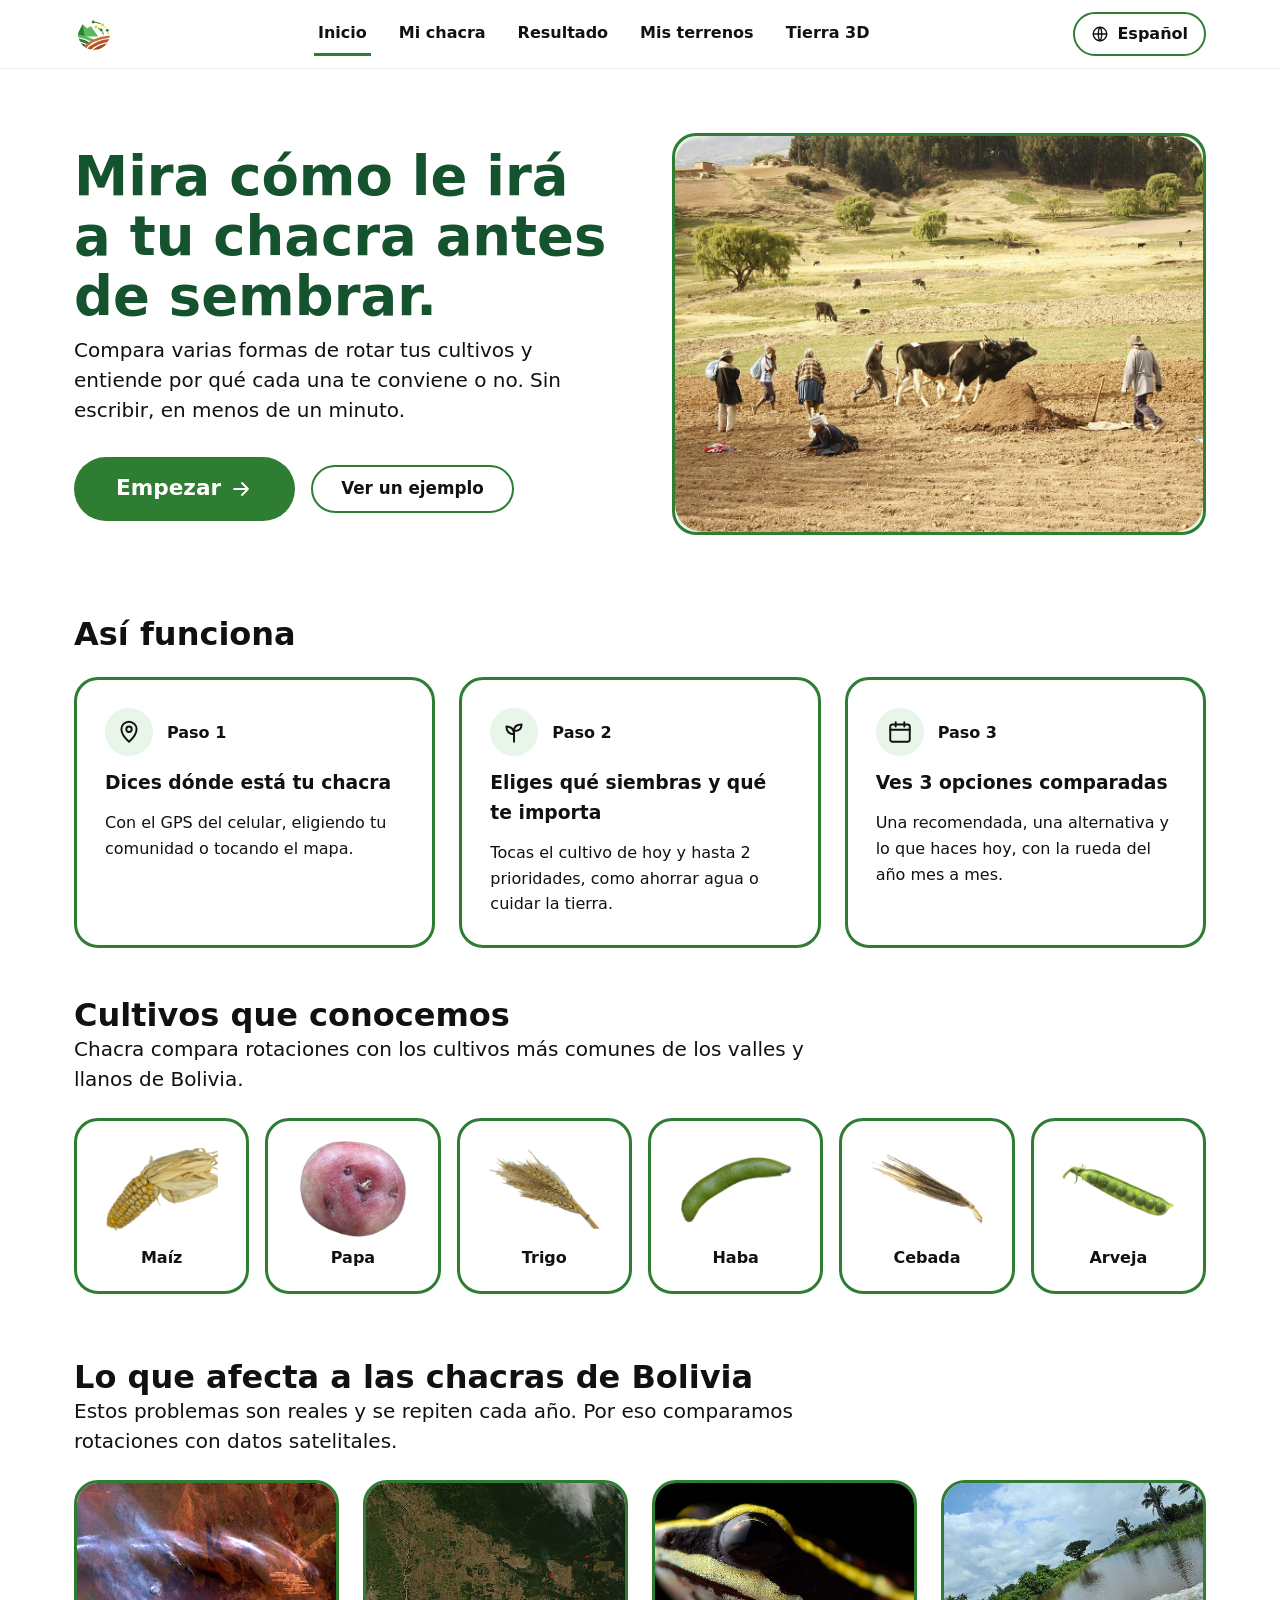
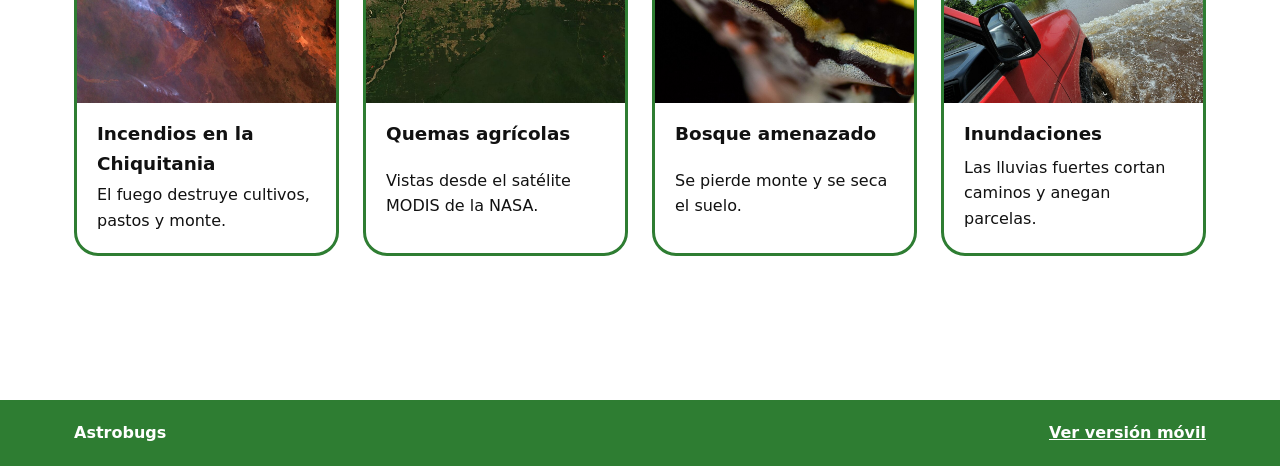
<file: frontend/index.html>
<!DOCTYPE html>
<html lang="es">
<head>
<meta charset="UTF-8">
<meta name="viewport" content="width=device-width, initial-scale=1.0">
<title>Inicio · Chacra</title>
<link rel="stylesheet" href="app.css">
<script src="i18n.js"></script>
</head>
<body>
<header class="site-header">
  <div class="container header-inner">
    <a href="index.html" class="brand" aria-label="Chacra, inicio"><svg viewBox="0 0 240 240" width="40" height="40" aria-hidden="true">
          <defs>
            <clipPath id="chacra-clip-1">
              <circle cx="120" cy="120" r="95" />
            </clipPath>
          </defs>
          <g clip-path="url(#chacra-clip-1)">
            <polygon points="15,135 52,62 78,85 102,74 145,135" fill="#5CB85C" />
            <polygon points="15,135 52,62 64,135" fill="#2E7D32" />
            <path d="M 15,122 Q 70,126 122,155 L 110,168 Q 65,142 15,138 Z" fill="#5CB85C" />
            <path d="M 15,145 Q 62,150 102,175 L 90,188 Q 55,165 15,160 Z" fill="#2E7D32" />
            <path d="M 15,168 Q 52,172 82,194 L 68,208 Q 44,188 15,184 Z" fill="#14532D" />
            <path d="M 48,205 Q 105,135 225,128 L 225,142 Q 112,150 60,216 Z" fill="#C86D3B" />
            <path d="M 66,222 Q 120,156 225,148 L 225,166 Q 130,175 84,232 Z" fill="#B35627" />
            <path d="M 92,234 Q 142,180 225,172 L 225,194 Q 155,202 116,240 Z" fill="#9E471C" />
            <path d="M 126,240 Q 168,206 225,200 L 225,235 L 126,240 Z" fill="#B35627" />
          </g>
          <g stroke-linecap="round">
            <path d="M 115,48 Q 140,50 158,58" fill="none" stroke="#2E7D32" stroke-width="6" />
            <circle cx="115" cy="48" r="8.5" fill="#2E7D32" />
            <circle cx="172" cy="66" r="8.5" fill="#F5C518" />
            <path d="M 184,77 L 191,85" fill="none" stroke="#F5C518" stroke-width="6" />
            <circle cx="200" cy="98" r="8.5" fill="#2E7D32" />
            <path d="M 204,110 L 207,118" fill="none" stroke="#F5C518" stroke-width="6" />
            <circle cx="132" cy="78" r="8.5" fill="#F5C518" />
            <path d="M 146,85 L 154,90" fill="none" stroke="#2E7D32" stroke-width="6" />
            <circle cx="163" cy="96" r="8.5" fill="#2E7D32" />
            <path d="M 169,105 Q 174,113 177,121" fill="none" stroke="#2E7D32" stroke-width="6" />
          </g>
        </svg></a>
    <nav class="main-nav" aria-label="Navegación principal"><a href="index.html" class="nav-link is-active" aria-current="page">Inicio</a><a href="mi-chacra.html" class="nav-link">Mi chacra</a><a href="resultado.html" class="nav-link">Resultado</a><a href="terrenos.html" class="nav-link">Mis terrenos</a><a href="tierra.html" class="nav-link">Tierra 3D</a></nav>
    <div class="header-tools">
      <button type="button" class="pill" id="idioma" aria-label="Cambiar idioma"><svg class="ic" width="18" height="18" viewBox="0 0 24 24" fill="none" stroke="currentColor" stroke-width="1.8" stroke-linecap="round" stroke-linejoin="round" aria-hidden="true"><circle cx="12" cy="12" r="9"/><path d="M3 12h18M12 3c3 3 3 15 0 18M12 3c-3 3-3 15 0 18"/></svg>Español</button>
    </div>
  </div>
</header>
<main id="main">
<section class="hero"><div class="container hero-grid">
<div class="hero-copy"><h1>Mira cómo le irá a tu chacra antes de sembrar.</h1>
<p class="lead">Compara varias formas de rotar tus cultivos y entiende por qué cada una te conviene o no. Sin escribir, en menos de un minuto.</p>
<div class="actions"><a href="mi-chacra.html" class="btn btn-green btn-lg">Empezar<svg class="ic" width="24" height="24" viewBox="0 0 24 24" fill="none" stroke="currentColor" stroke-width="1.8" stroke-linecap="round" stroke-linejoin="round" aria-hidden="true"><path d="M5 12h14M13 6l6 6-6 6"/></svg></a><a href="resultado.html?ejemplo=1" class="btn btn-outline">Ver un ejemplo</a></div>
</div>
<div class="hero-art"><figure class="photo"><img class="landscape" src="img/sembrador-boliviano.jpg" width="1280" height="852" alt="Familia campesina boliviana sembrando papa con una yunta de bueyes" fetchpriority="high"></figure></div></div></section>
<section class="how"><div class="container"><h2>Así funciona</h2><div class="cards-3"><article class="step-card"><div class="step-head"><span class="step-ic"><svg class="ic" width="26" height="26" viewBox="0 0 24 24" fill="none" stroke="currentColor" stroke-width="1.8" stroke-linecap="round" stroke-linejoin="round" aria-hidden="true"><path d="M12 21s7-6.2 7-11.5A7 7 0 0 0 5 9.5C5 14.8 12 21 12 21z"/><circle cx="12" cy="9.5" r="2.5"/></svg></span><b>Paso 1</b></div><h3>Dices dónde está tu chacra</h3><p>Con el GPS del celular, eligiendo tu comunidad o tocando el mapa.</p></article><article class="step-card"><div class="step-head"><span class="step-ic"><svg class="ic" width="26" height="26" viewBox="0 0 24 24" fill="none" stroke="currentColor" stroke-width="1.8" stroke-linecap="round" stroke-linejoin="round" aria-hidden="true"><path d="M12 21v-9"/><path d="M12 14c-5 0-7-3-7-7 5 0 7 2.5 7 7z"/><path d="M12 11c0-4 2-6 7-6 0 4-2.5 6-7 6z"/></svg></span><b>Paso 2</b></div><h3>Eliges qué siembras y qué te importa</h3><p>Tocas el cultivo de hoy y hasta 2 prioridades, como ahorrar agua o cuidar la tierra.</p></article><article class="step-card"><div class="step-head"><span class="step-ic"><svg class="ic" width="26" height="26" viewBox="0 0 24 24" fill="none" stroke="currentColor" stroke-width="1.8" stroke-linecap="round" stroke-linejoin="round" aria-hidden="true"><rect x="3" y="5" width="18" height="16" rx="2"/><path d="M3 10h18M8 3v4M16 3v4"/></svg></span><b>Paso 3</b></div><h3>Ves 3 opciones comparadas</h3><p>Una recomendada, una alternativa y lo que haces hoy, con la rueda del año mes a mes.</p></article></div></div></section>
<section class="crops"><div class="container"><h2>Cultivos que conocemos</h2><p class="lead">Chacra compara rotaciones con los cultivos más comunes de los valles y llanos de Bolivia.</p><div class="crops-grid"><div class="crop-card"><img src="img/cultivos/maiz.png" alt="" width="112" height="96" loading="lazy"><span>Maíz</span></div><div class="crop-card"><img src="img/cultivos/papa.png" alt="" width="112" height="96" loading="lazy"><span>Papa</span></div><div class="crop-card"><img src="img/cultivos/trigo.png" alt="" width="112" height="96" loading="lazy"><span>Trigo</span></div><div class="crop-card"><img src="img/cultivos/haba.png" alt="" width="112" height="96" loading="lazy"><span>Haba</span></div><div class="crop-card"><img src="img/cultivos/cebada.png" alt="" width="112" height="96" loading="lazy"><span>Cebada</span></div><div class="crop-card"><img src="img/cultivos/arveja.png" alt="" width="112" height="96" loading="lazy"><span>Arveja</span></div></div></div></section>
<section class="problems"><div class="container"><h2>Lo que afecta a las chacras de Bolivia</h2>
<p class="lead">Estos problemas son reales y se repiten cada año. Por eso comparamos rotaciones con datos satelitales.</p>
<div class="photo-grid">
<figure class="photo"><img src="img/incendio-chiquitania.jpg" width="1200" height="675" loading="lazy" alt="Gran incendio forestal en San José de Chiquitos, Santa Cruz"><figcaption><strong>Incendios en la Chiquitania</strong>El fuego destruye cultivos, pastos y monte.</figcaption></figure>
<figure class="photo"><img src="img/quemas-santa-cruz-nasa.jpg" width="1200" height="777" loading="lazy" alt="Imagen satelital de la NASA con quemas agrícolas en Santa Cruz"><figcaption><strong>Quemas agrícolas</strong>Vistas desde el satélite MODIS de la NASA.</figcaption></figure>
<figure class="photo"><img src="img/chiquitania-amenazada.jpg" width="1200" height="800" loading="lazy" alt="Bosque chiquitano amenazado"><figcaption><strong>Bosque amenazado</strong>Se pierde monte y se seca el suelo.</figcaption></figure>
<figure class="photo"><img src="img/inundacion-bolivia.jpg" width="1200" height="796" loading="lazy" alt="Camino inundado en Bolivia"><figcaption><strong>Inundaciones</strong>Las lluvias fuertes cortan caminos y anegan parcelas.</figcaption></figure>
</div></div></section>
</main>
<footer class="site-footer"><div class="container foot-inner"><span>Astrobugs</span><a href="movil/index.html" class="foot-link">Ver versión móvil</a></div></footer>
<script src="app.js"></script>
</body>
</html>
</file>
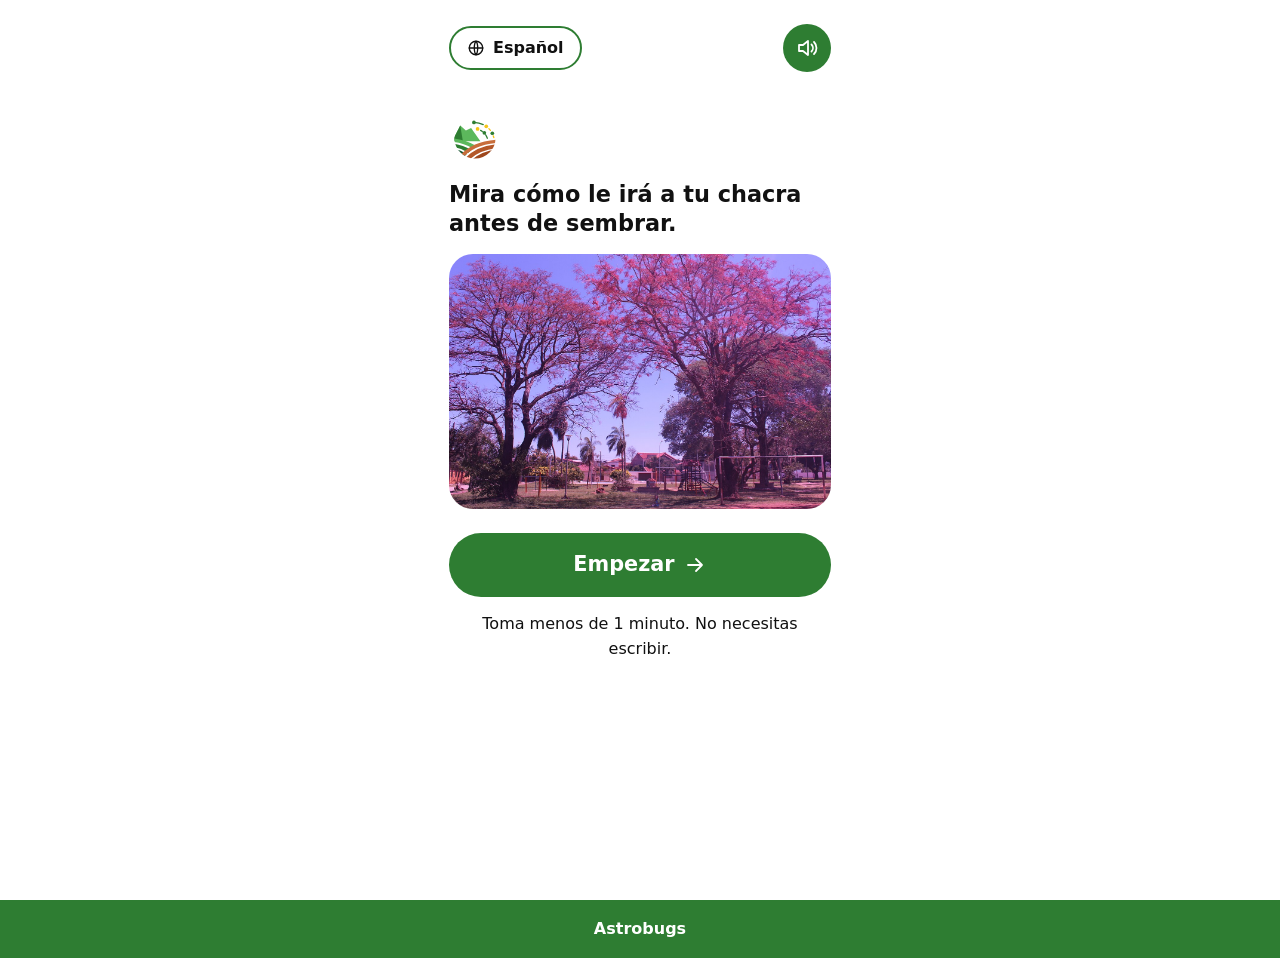
<file: frontend/movil/index.html>
<!DOCTYPE html>
<html lang="es">
<head>
<meta charset="UTF-8">
<meta name="viewport" content="width=device-width, initial-scale=1.0">
<title>Inicio · Chacra</title>
<link rel="stylesheet" href="../app.css">
</head>
<body class="mobile">
<div class="m-screen">
<div class="m-top"><button type="button" class="pill"><svg class="ic" width="18" height="18" viewBox="0 0 24 24" fill="none" stroke="currentColor" stroke-width="1.8" stroke-linecap="round" stroke-linejoin="round" aria-hidden="true"><circle cx="12" cy="12" r="9"/><path d="M3 12h18M12 3c3 3 3 15 0 18M12 3c-3 3-3 15 0 18"/></svg>Español</button><button type="button" class="round-btn" data-speak aria-label="Escuchar las instrucciones"><svg class="ic" width="24" height="24" viewBox="0 0 24 24" fill="none" stroke="currentColor" stroke-width="1.8" stroke-linecap="round" stroke-linejoin="round" aria-hidden="true"><path d="M4 9v6h4l5 4V5L8 9H4z"/><path d="M16.5 8.5a5 5 0 0 1 0 7M19 6a8.5 8.5 0 0 1 0 12"/></svg></button></div>
<main id="main" class="m-main">
<div class="m-brand"><svg viewBox="0 0 240 240" width="52" height="52" aria-hidden="true">
          <defs>
            <clipPath id="chacra-clip-5">
              <circle cx="120" cy="120" r="95" />
            </clipPath>
          </defs>
          <g clip-path="url(#chacra-clip-5)">
            <polygon points="15,135 52,62 78,85 102,74 145,135" fill="#5CB85C" />
            <polygon points="15,135 52,62 64,135" fill="#2E7D32" />
            <path d="M 15,122 Q 70,126 122,155 L 110,168 Q 65,142 15,138 Z" fill="#5CB85C" />
            <path d="M 15,145 Q 62,150 102,175 L 90,188 Q 55,165 15,160 Z" fill="#2E7D32" />
            <path d="M 15,168 Q 52,172 82,194 L 68,208 Q 44,188 15,184 Z" fill="#14532D" />
            <path d="M 48,205 Q 105,135 225,128 L 225,142 Q 112,150 60,216 Z" fill="#C86D3B" />
            <path d="M 66,222 Q 120,156 225,148 L 225,166 Q 130,175 84,232 Z" fill="#B35627" />
            <path d="M 92,234 Q 142,180 225,172 L 225,194 Q 155,202 116,240 Z" fill="#9E471C" />
            <path d="M 126,240 Q 168,206 225,200 L 225,235 L 126,240 Z" fill="#B35627" />
          </g>
          <g stroke-linecap="round">
            <path d="M 115,48 Q 140,50 158,58" fill="none" stroke="#2E7D32" stroke-width="6" />
            <circle cx="115" cy="48" r="8.5" fill="#2E7D32" />
            <circle cx="172" cy="66" r="8.5" fill="#F5C518" />
            <path d="M 184,77 L 191,85" fill="none" stroke="#F5C518" stroke-width="6" />
            <circle cx="200" cy="98" r="8.5" fill="#2E7D32" />
            <path d="M 204,110 L 207,118" fill="none" stroke="#F5C518" stroke-width="6" />
            <circle cx="132" cy="78" r="8.5" fill="#F5C518" />
            <path d="M 146,85 L 154,90" fill="none" stroke="#2E7D32" stroke-width="6" />
            <circle cx="163" cy="96" r="8.5" fill="#2E7D32" />
            <path d="M 169,105 Q 174,113 177,121" fill="none" stroke="#2E7D32" stroke-width="6" />
          </g>
        </svg></div>
<p class="m-lead">Mira cómo le irá a tu chacra antes de sembrar.</p>
<div class="m-art"><img class="landscape" src="../img/santa-cruz-paisaje.jpg" width="1200" height="800" alt="Paisaje real de Santa Cruz de la Sierra, Bolivia"></div>
<div class="m-bottom"><a href="ubicacion.html" class="btn btn-green btn-xl btn-block">Empezar<svg class="ic" width="24" height="24" viewBox="0 0 24 24" fill="none" stroke="currentColor" stroke-width="1.8" stroke-linecap="round" stroke-linejoin="round" aria-hidden="true"><path d="M5 12h14M13 6l6 6-6 6"/></svg></a>
<p class="center">Toma menos de 1 minuto. No necesitas escribir.</p>

<a href="../index.html" class="foot-link center-link">Ver versión web</a></div>
</main>

</div>
<footer class="m-foot">Astrobugs</footer>
<script src="../app.js"></script>
</body>
</html>
</file>
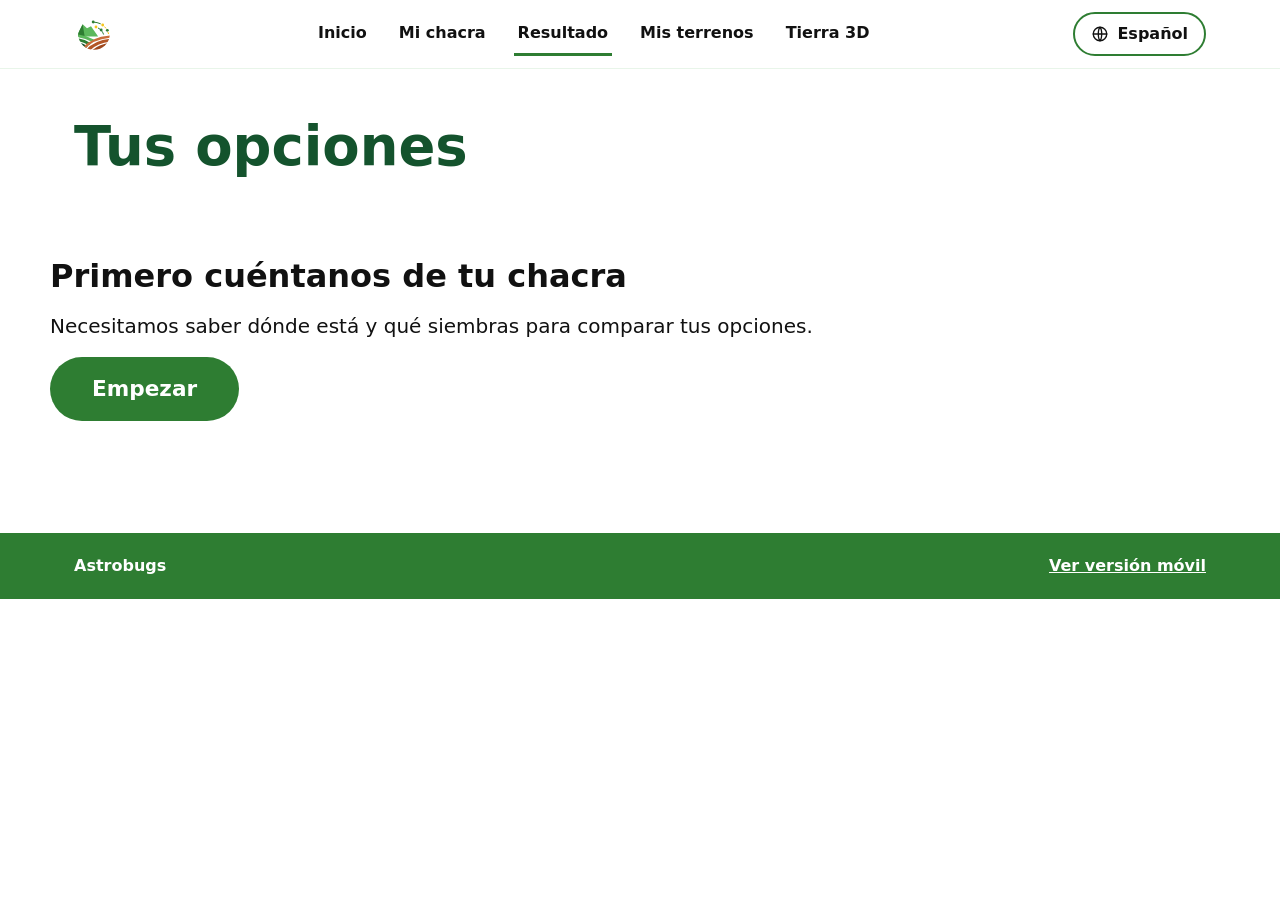
<file: frontend/resultado.html>
<!DOCTYPE html>
<html lang="es">
<head>
<meta charset="UTF-8">
<meta name="viewport" content="width=device-width, initial-scale=1.0">
<title>Resultado · Chacra</title>
<link rel="stylesheet" href="app.css">
<link rel="stylesheet" href="flujo.css">
<script src="i18n.js"></script>
</head>
<body>
<header class="site-header">
  <div class="container header-inner">
    <a href="index.html" class="brand" aria-label="Chacra, inicio"><svg viewBox="0 0 240 240" width="40" height="40" aria-hidden="true">
          <defs>
            <clipPath id="chacra-clip-3">
              <circle cx="120" cy="120" r="95" />
            </clipPath>
          </defs>
          <g clip-path="url(#chacra-clip-3)">
            <polygon points="15,135 52,62 78,85 102,74 145,135" fill="#5CB85C" />
            <polygon points="15,135 52,62 64,135" fill="#2E7D32" />
            <path d="M 15,122 Q 70,126 122,155 L 110,168 Q 65,142 15,138 Z" fill="#5CB85C" />
            <path d="M 15,145 Q 62,150 102,175 L 90,188 Q 55,165 15,160 Z" fill="#2E7D32" />
            <path d="M 15,168 Q 52,172 82,194 L 68,208 Q 44,188 15,184 Z" fill="#14532D" />
            <path d="M 48,205 Q 105,135 225,128 L 225,142 Q 112,150 60,216 Z" fill="#C86D3B" />
            <path d="M 66,222 Q 120,156 225,148 L 225,166 Q 130,175 84,232 Z" fill="#B35627" />
            <path d="M 92,234 Q 142,180 225,172 L 225,194 Q 155,202 116,240 Z" fill="#9E471C" />
            <path d="M 126,240 Q 168,206 225,200 L 225,235 L 126,240 Z" fill="#B35627" />
          </g>
          <g stroke-linecap="round">
            <path d="M 115,48 Q 140,50 158,58" fill="none" stroke="#2E7D32" stroke-width="6" />
            <circle cx="115" cy="48" r="8.5" fill="#2E7D32" />
            <circle cx="172" cy="66" r="8.5" fill="#F5C518" />
            <path d="M 184,77 L 191,85" fill="none" stroke="#F5C518" stroke-width="6" />
            <circle cx="200" cy="98" r="8.5" fill="#2E7D32" />
            <path d="M 204,110 L 207,118" fill="none" stroke="#F5C518" stroke-width="6" />
            <circle cx="132" cy="78" r="8.5" fill="#F5C518" />
            <path d="M 146,85 L 154,90" fill="none" stroke="#2E7D32" stroke-width="6" />
            <circle cx="163" cy="96" r="8.5" fill="#2E7D32" />
            <path d="M 169,105 Q 174,113 177,121" fill="none" stroke="#2E7D32" stroke-width="6" />
          </g>
        </svg></a>
    <nav class="main-nav" aria-label="Navegación principal"><a href="index.html" class="nav-link">Inicio</a><a href="mi-chacra.html" class="nav-link">Mi chacra</a><a href="resultado.html" class="nav-link is-active" aria-current="page">Resultado</a><a href="terrenos.html" class="nav-link">Mis terrenos</a><a href="tierra.html" class="nav-link">Tierra 3D</a></nav>
    <div class="header-tools">
      <button type="button" class="pill" id="idioma" aria-label="Cambiar idioma"><svg class="ic" width="18" height="18" viewBox="0 0 24 24" fill="none" stroke="currentColor" stroke-width="1.8" stroke-linecap="round" stroke-linejoin="round" aria-hidden="true"><circle cx="12" cy="12" r="9"/><path d="M3 12h18M12 3c3 3 3 15 0 18M12 3c-3 3-3 15 0 18"/></svg>Español</button>
    </div>
  </div>
</header>
<main id="main">
<section class="page-head"><div class="container"><div class="title-row"><h1 id="titulo">Tus 3 opciones</h1></div>
<p class="lead" id="entrada"></p>
<div class="actions is-hidden" id="acciones"><button type="button" class="btn btn-outline" data-speak><svg class="ic" width="20" height="20" viewBox="0 0 24 24" fill="none" stroke="currentColor" stroke-width="1.8" stroke-linecap="round" stroke-linejoin="round" aria-hidden="true"><path d="M4 9v6h4l5 4V5L8 9H4z"/><path d="M16.5 8.5a5 5 0 0 1 0 7M19 6a8.5 8.5 0 0 1 0 12"/></svg>Escuchar</button><a class="btn btn-outline" id="whatsapp" target="_blank" rel="noopener" href="https://wa.me/"><svg class="ic" width="20" height="20" viewBox="0 0 24 24" fill="none" stroke="currentColor" stroke-width="1.8" stroke-linecap="round" stroke-linejoin="round" aria-hidden="true"><path d="M4 5h16v11H9l-5 4z"/></svg>Enviar por WhatsApp</a><a class="btn btn-outline" href="mi-chacra.html?editar=1">Cambiar mis respuestas</a></div>
<p class="note loading" id="estado" aria-live="polite"><svg class="ic" width="22" height="22" viewBox="0 0 24 24" fill="none" stroke="currentColor" stroke-width="1.8" stroke-linecap="round" stroke-linejoin="round" aria-hidden="true"><circle cx="12" cy="12" r="9"/><path d="M12 7v5l3 2"/></svg><span>Consultando el clima de tu zona en la NASA…</span></p></div></section>

<section class="container empty is-hidden" id="vacio"><h2>Primero cuéntanos de tu chacra</h2><p class="lead">Necesitamos saber dónde está y qué siembras para comparar tus opciones.</p><a href="mi-chacra.html" class="btn btn-green btn-lg">Empezar</a></section>

<div id="resultado" class="is-hidden">
<section class="container"><div class="cards-3 opts" id="opciones"></div></section>

<section class="container year"><div class="year-grid"><div class="year-text"><h2>Tu año, mes a mes</h2><p class="hint" id="viendo"></p>
<div class="chips" id="campanias" role="group" aria-label="Campaña"></div>
<p><b>Anillo de afuera:</b> si el suelo tiene cultivo. <b>Anillo de adentro:</b> agua y heladas mientras el cultivo crece.</p>
<ul class="legend" aria-label="Leyenda">
<li><span class="sw sw-ok"></span>Bien</li><li><span class="sw sw-warn"></span>Ojo</li><li><span class="sw sw-bad"></span>Evitar</li><li><span class="sw sw-nodata"></span>Sin cultivo</li></ul>
<p class="small">En el anillo de afuera, «Ojo» es suelo sin cultivo en época seca y «Evitar» es suelo sin cultivo en meses de lluvia fuerte, cuando más se lava la tierra.</p>
</div><div class="year-wheel"><svg class="wheel" id="wheel" viewBox="0 0 340 340" width="380" height="380" role="img" aria-label="Rueda del año"></svg></div>
<div class="year-full"><h3 class="sub">El plan, campaña por campaña</h3><div class="plan-wrap"><table class="plan"><thead><tr><th scope="col">Campaña</th><th scope="col">Cultivo</th><th scope="col">Siembra</th><th scope="col">Cosecha</th><th scope="col">Lluvia que recibe</th><th scope="col">Agua que necesita</th><th scope="col">Agua</th><th scope="col">Heladas</th></tr></thead><tbody id="plan"></tbody></table></div></div>
</div></section>

<section class="container rain"><h2>¿Y si llueve menos?</h2><div class="chips" id="escenarios" data-group="single">
<button type="button" class="chip is-selected" aria-pressed="true" data-esc="normal"><svg class="ic" width="16" height="16" viewBox="0 0 24 24" fill="none" stroke="currentColor" stroke-width="1.8" stroke-linecap="round" stroke-linejoin="round" aria-hidden="true"><path d="M5 12.5l4.5 4.5L19 7.5"/></svg>Normal</button>
<button type="button" class="chip" aria-pressed="false" data-esc="menos">Menos</button>
<button type="button" class="chip" aria-pressed="false" data-esc="mucho">Mucho menos</button></div>
<p class="note" id="rain-note" aria-live="polite"><svg class="ic" width="22" height="22" viewBox="0 0 24 24" fill="none" stroke="currentColor" stroke-width="1.8" stroke-linecap="round" stroke-linejoin="round" aria-hidden="true"><path d="M7 15a4 4 0 1 1 1-7.9A5 5 0 0 1 18 9a3.5 3.5 0 0 1-.5 7H7z"/><path d="M9 18l-1 3M13 18l-1 3M17 18l-1 3"/></svg><span></span></p></section>

<section class="container why"><h2 id="porque-titulo">¿Por qué esta opción?</h2><div class="confidence"><div class="conf-head"><b>Confianza en la recomendación</b><span class="st st-warn" id="conf-nivel"></span></div>
<div class="meter" id="conf-barras" role="img"><span class="bar"></span><span class="bar"></span><span class="bar"></span></div>
<p id="conf-motivo"></p></div><div class="reasons">
<section class="reason"><h3><svg class="ic" width="24" height="24" viewBox="0 0 24 24" fill="none" stroke="currentColor" stroke-width="1.8" stroke-linecap="round" stroke-linejoin="round" aria-hidden="true"><path d="M12 21v-9"/><path d="M12 14c-5 0-7-3-7-7 5 0 7 2.5 7 7z"/><path d="M12 11c0-4 2-6 7-6 0 4-2.5 6-7 6z"/></svg>Por qué se sugiere</h3><ul id="porque"></ul></section>
<section class="reason"><h3><svg class="ic" width="24" height="24" viewBox="0 0 24 24" fill="none" stroke="currentColor" stroke-width="1.8" stroke-linecap="round" stroke-linejoin="round" aria-hidden="true"><ellipse cx="12" cy="6" rx="8" ry="3"/><path d="M4 6v12c0 1.7 3.6 3 8 3s8-1.3 8-3V6M4 12c0 1.7 3.6 3 8 3s8-1.3 8-3"/></svg>Qué datos la respaldan</h3><ul id="evidencia"></ul></section>
<section class="reason"><h3><svg class="ic" width="24" height="24" viewBox="0 0 24 24" fill="none" stroke="currentColor" stroke-width="1.8" stroke-linecap="round" stroke-linejoin="round" aria-hidden="true"><path d="M5 12.5l4.5 4.5L19 7.5"/></svg>Beneficios</h3><ul id="beneficios"></ul></section>
<section class="reason"><h3><svg class="ic" width="24" height="24" viewBox="0 0 24 24" fill="none" stroke="currentColor" stroke-width="1.8" stroke-linecap="round" stroke-linejoin="round" aria-hidden="true"><circle cx="12" cy="12" r="9"/><path d="M9.5 9.5a2.5 2.5 0 1 1 3.5 2.3c-.7.4-1 .9-1 1.7M12 17h.01"/></svg>Qué nos falta saber</h3><ul id="lagunas"></ul></section>
<section class="reason"><h3><svg class="ic" width="24" height="24" viewBox="0 0 24 24" fill="none" stroke="currentColor" stroke-width="1.8" stroke-linecap="round" stroke-linejoin="round" aria-hidden="true"><path d="M12 3l10 18H2z"/><path d="M12 10v5M12 18h.01"/></svg>Riesgos: conversa con un técnico</h3><ul id="riesgos"></ul></section>
<section class="reason"><h3><svg class="ic" width="24" height="24" viewBox="0 0 24 24" fill="none" stroke="currentColor" stroke-width="1.8" stroke-linecap="round" stroke-linejoin="round" aria-hidden="true"><path d="M4 6h16M4 12h10M4 18h13"/></svg>Cómo se decide cada color</h3><ul>
<li><b>Agua:</b> lluvia del ciclo (más tu riego) frente a lo que necesita el cultivo. 90 % o más, Bien; de 60 a 90 %, Ojo; menos, Evitar.</li>
<li><b>Heladas:</b> días bajo cero durante el ciclo. Cultivo sensible: desde 1 día, Ojo; más de 5, Evitar. Cultivo tolerante: desde 5 y más de 15.</li>
<li><b>Suelo:</b> variedad de familias, si hay leguminosa, rastrojo que queda y meses con cultivo.</li>
<li>Son reglas simples; falta que un técnico las ajuste a tu zona.</li></ul></section>
</div></section>

<section class="container sat"><h2>El satélite dice, tú dices</h2>
<ul class="facts" id="dice"></ul>
<p class="note loading" id="ndvi-estado" aria-live="polite"><svg class="ic" width="22" height="22" viewBox="0 0 24 24" fill="none" stroke="currentColor" stroke-width="1.8" stroke-linecap="round" stroke-linejoin="round" aria-hidden="true"><circle cx="12" cy="12" r="9"/><path d="M12 7v5l3 2"/></svg><span>Pidiendo a la NASA el verdor de tu zona. Puede tardar varios minutos; lo demás ya está listo.</span></p>
<p class="note"><svg class="ic" width="22" height="22" viewBox="0 0 24 24" fill="none" stroke="currentColor" stroke-width="1.8" stroke-linecap="round" stroke-linejoin="round" aria-hidden="true"><path d="M2 12s4-7 10-7 10 7 10 7-4 7-10 7S2 12 2 12z"/><circle cx="12" cy="12" r="3"/></svg><span>¿Coincide con lo que ves en tu chacra? Tu respuesta ajusta el cálculo.</span></p>
<div class="chips" id="observa" data-group="single"><button type="button" class="chip is-selected" aria-pressed="true" data-obs="igual"><svg class="ic" width="16" height="16" viewBox="0 0 24 24" fill="none" stroke="currentColor" stroke-width="1.8" stroke-linecap="round" stroke-linejoin="round" aria-hidden="true"><path d="M5 12.5l4.5 4.5L19 7.5"/></svg>Sí, es así</button><button type="button" class="chip" aria-pressed="false" data-obs="hiela">Aquí hiela más</button><button type="button" class="chip" aria-pressed="false" data-obs="seco">Aquí llueve menos</button></div>
<p class="small" id="obs-nota" aria-live="polite"></p></section>

<section class="container data"><h2>Los números de tu zona, mes a mes</h2>
<div class="table-wrap"><table class="gt">
<thead><tr><th scope="col"><span class="sr">Dato</span></th><th scope="col">Ene</th><th scope="col">Feb</th><th scope="col">Mar</th><th scope="col">Abr</th><th scope="col">May</th><th scope="col">Jun</th><th scope="col">Jul</th><th scope="col">Ago</th><th scope="col">Sep</th><th scope="col">Oct</th><th scope="col">Nov</th><th scope="col">Dic</th></tr></thead>
<tbody id="tabla"></tbody></table></div><p class="small" id="tabla-nota"></p></section>

<section class="cta"><div class="container cta-inner"><h2>Revísalo con alguien de tu zona</h2><p>Esto es un apoyo para conversar con un técnico o con otros agricultores, no una receta.</p><div class="actions"><a href="mi-chacra.html?editar=1" class="btn btn-green">Cambiar mis respuestas</a><a href="terrenos.html" class="btn btn-outline">Ver mis terrenos</a></div></div></section>
</div>
</main>
<footer class="site-footer"><div class="container foot-inner"><span>Astrobugs</span><a href="movil/index.html" class="foot-link">Ver versión móvil</a></div></footer>
<script src="app.js"></script>
<script src="resultado.js"></script>
</body>
</html>
</file>
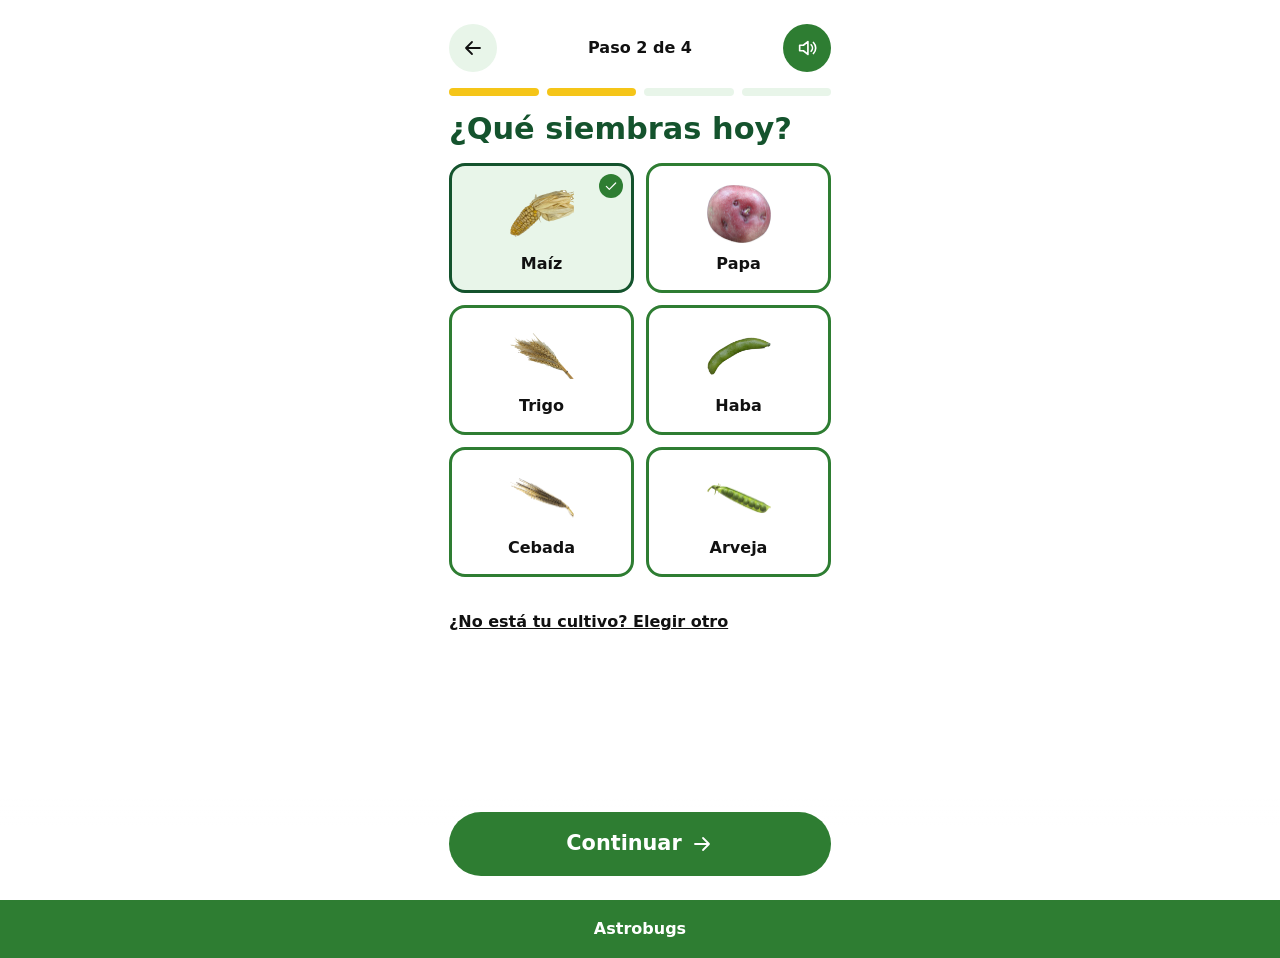
<file: frontend/movil/cultivo.html>
<!DOCTYPE html>
<html lang="es">
<head>
<meta charset="UTF-8">
<meta name="viewport" content="width=device-width, initial-scale=1.0">
<title>Cultivo · Chacra</title>
<link rel="stylesheet" href="../app.css">
</head>
<body class="mobile">
<div class="m-screen">
<div class="m-top"><a href="ubicacion.html" class="round-btn ghost" aria-label="Volver"><svg class="ic" width="24" height="24" viewBox="0 0 24 24" fill="none" stroke="currentColor" stroke-width="1.8" stroke-linecap="round" stroke-linejoin="round" aria-hidden="true"><path d="M19 12H5M11 6l-6 6 6 6"/></svg></a><span class="m-step">Paso 2 de 4</span><button type="button" class="round-btn" data-speak aria-label="Escuchar esta pantalla"><svg class="ic" width="22" height="22" viewBox="0 0 24 24" fill="none" stroke="currentColor" stroke-width="1.8" stroke-linecap="round" stroke-linejoin="round" aria-hidden="true"><path d="M4 9v6h4l5 4V5L8 9H4z"/><path d="M16.5 8.5a5 5 0 0 1 0 7M19 6a8.5 8.5 0 0 1 0 12"/></svg></button></div><div class="progress" role="progressbar" aria-valuemin="1" aria-valuemax="4" aria-valuenow="2"><span class="on"></span><span class="on"></span><span class=""></span><span class=""></span></div>
<main id="main" class="m-main">
<h1 class="m-h1">¿Qué siembras hoy?</h1><div class="tiles" data-group="single"><button type="button" class="tile is-selected" aria-pressed="true" data-label="Maíz"><img class="tile-img" src="../img/cultivos/maiz.png" alt="" width="64" height="64" loading="lazy"><span class="tile-label">Maíz</span><span class="tile-check"><svg class="ic" width="16" height="16" viewBox="0 0 24 24" fill="none" stroke="currentColor" stroke-width="1.8" stroke-linecap="round" stroke-linejoin="round" aria-hidden="true"><path d="M5 12.5l4.5 4.5L19 7.5"/></svg></span></button><button type="button" class="tile" aria-pressed="false" data-label="Papa"><img class="tile-img" src="../img/cultivos/papa.png" alt="" width="64" height="64" loading="lazy"><span class="tile-label">Papa</span><span class="tile-check"></span></button><button type="button" class="tile" aria-pressed="false" data-label="Trigo"><img class="tile-img" src="../img/cultivos/trigo.png" alt="" width="64" height="64" loading="lazy"><span class="tile-label">Trigo</span><span class="tile-check"></span></button><button type="button" class="tile" aria-pressed="false" data-label="Haba"><img class="tile-img" src="../img/cultivos/haba.png" alt="" width="64" height="64" loading="lazy"><span class="tile-label">Haba</span><span class="tile-check"></span></button><button type="button" class="tile" aria-pressed="false" data-label="Cebada"><img class="tile-img" src="../img/cultivos/cebada.png" alt="" width="64" height="64" loading="lazy"><span class="tile-label">Cebada</span><span class="tile-check"></span></button><button type="button" class="tile" aria-pressed="false" data-label="Arveja"><img class="tile-img" src="../img/cultivos/arveja.png" alt="" width="64" height="64" loading="lazy"><span class="tile-label">Arveja</span><span class="tile-check"></span></button></div><a href="#" class="textlink">¿No está tu cultivo? Elegir otro</a>
</main>
<div class="m-sticky"><a href="prioridades.html" class="btn btn-green btn-xl btn-block">Continuar<svg class="ic" width="24" height="24" viewBox="0 0 24 24" fill="none" stroke="currentColor" stroke-width="1.8" stroke-linecap="round" stroke-linejoin="round" aria-hidden="true"><path d="M5 12h14M13 6l6 6-6 6"/></svg></a></div>
</div>
<footer class="m-foot">Astrobugs</footer>
<script src="../app.js"></script>
</body>
</html>
</file>
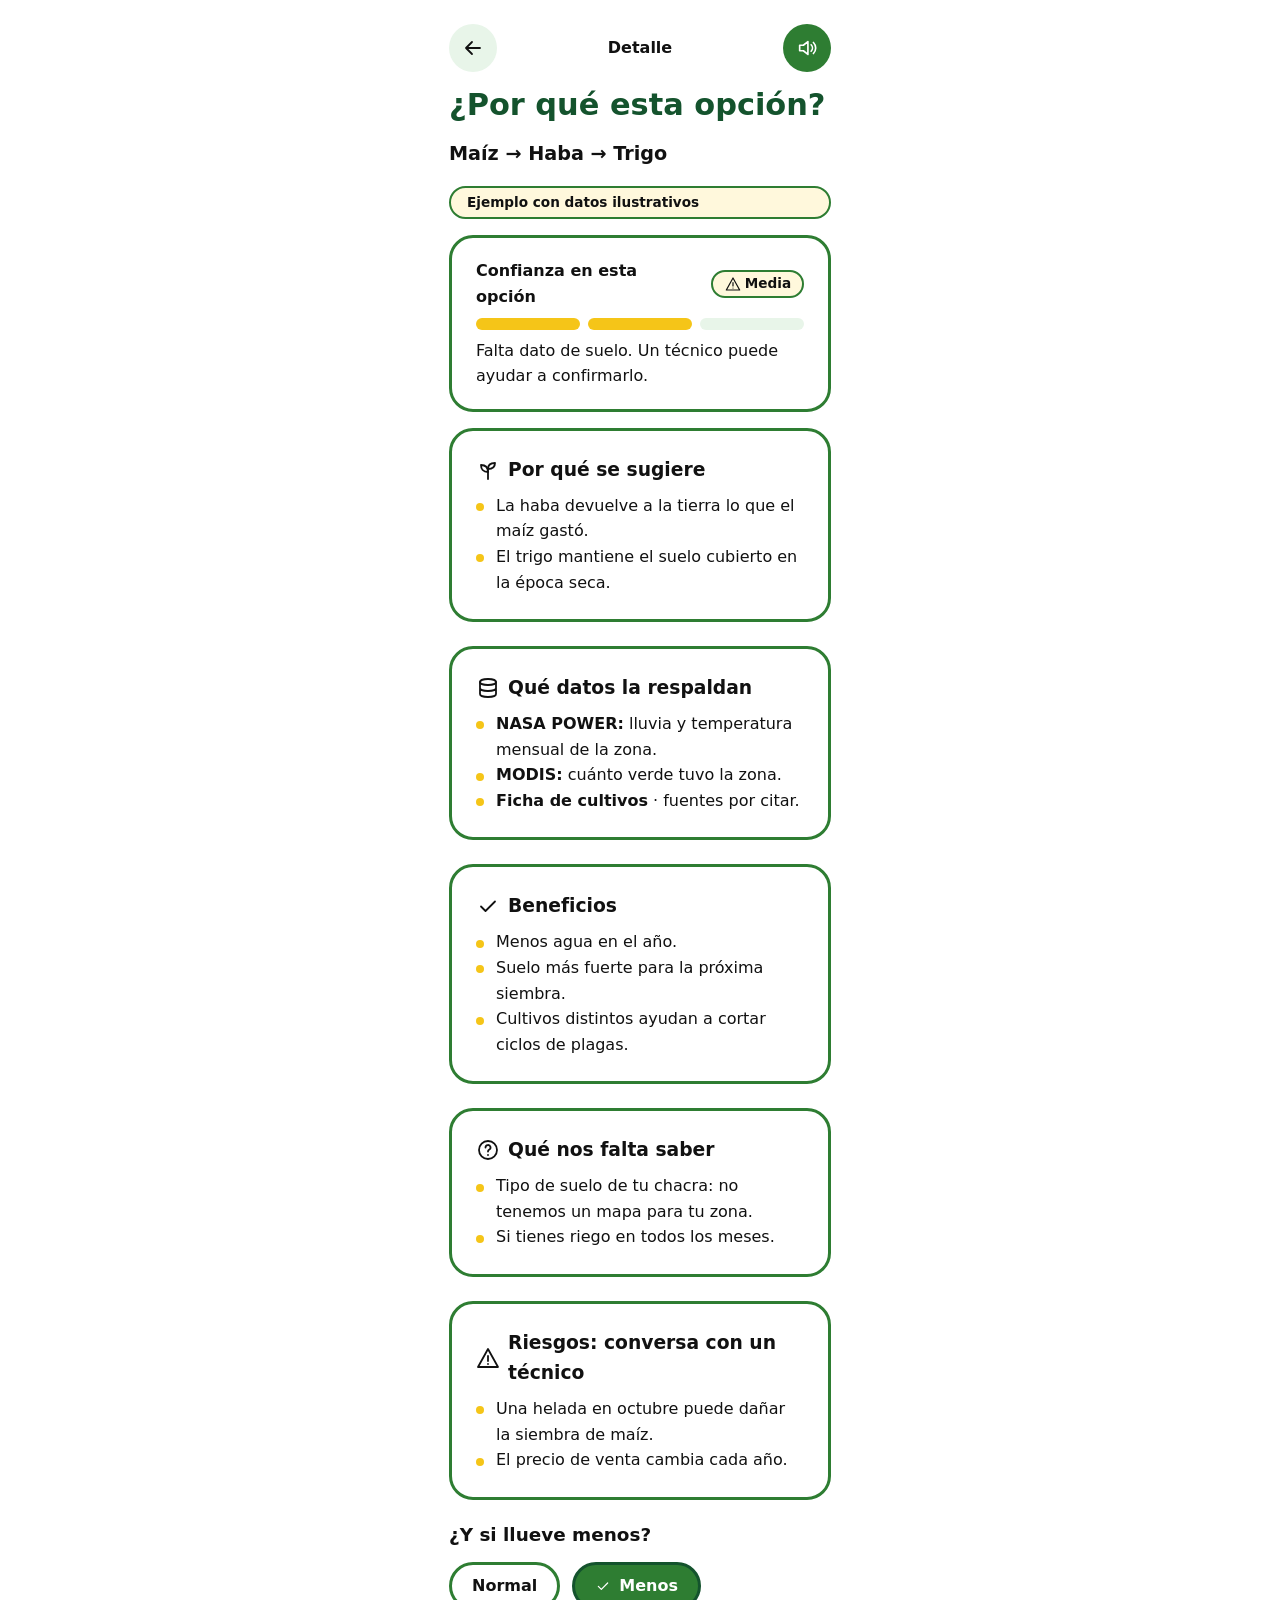
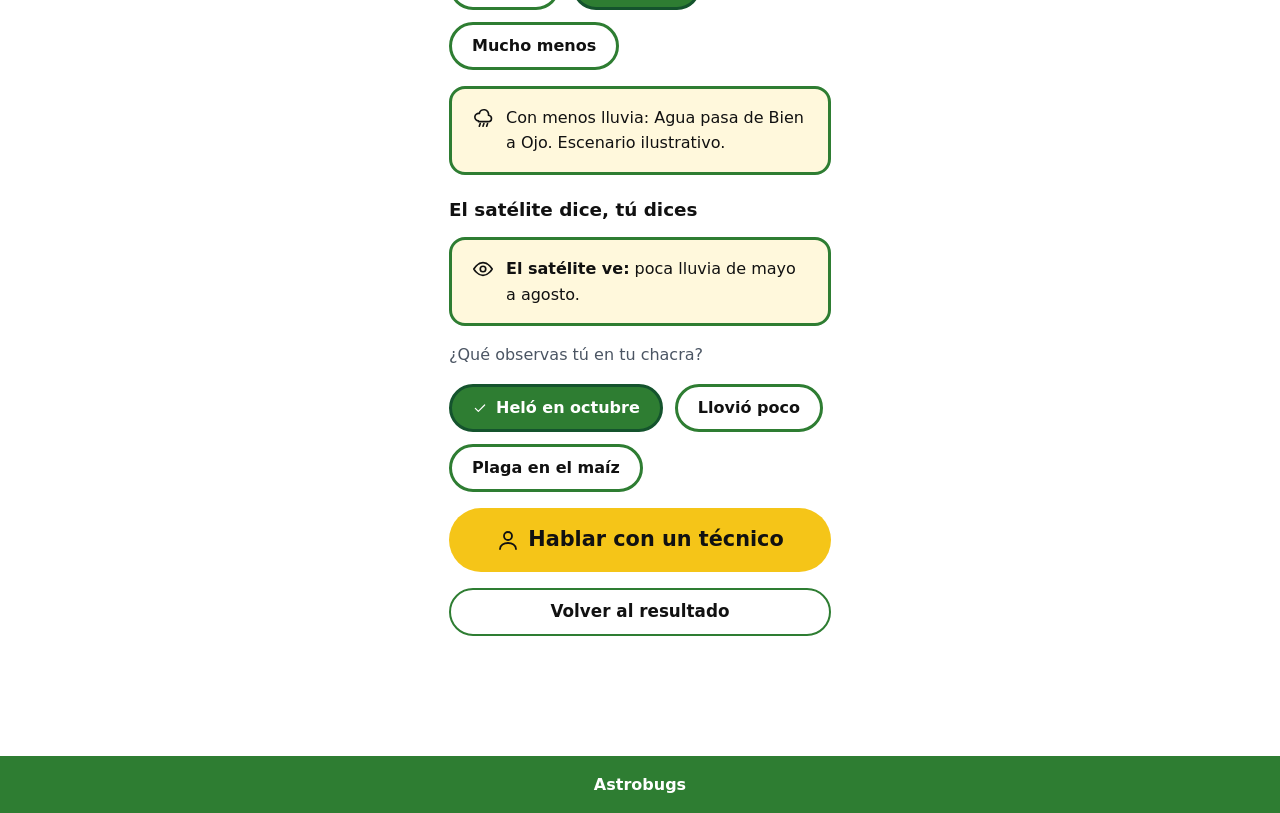
<file: frontend/movil/detalle.html>
<!DOCTYPE html>
<html lang="es">
<head>
<meta charset="UTF-8">
<meta name="viewport" content="width=device-width, initial-scale=1.0">
<title>Detalle · Chacra</title>
<link rel="stylesheet" href="../app.css">
</head>
<body class="mobile">
<div class="m-screen">
<div class="m-top"><a href="resultado.html" class="round-btn ghost" aria-label="Volver"><svg class="ic" width="24" height="24" viewBox="0 0 24 24" fill="none" stroke="currentColor" stroke-width="1.8" stroke-linecap="round" stroke-linejoin="round" aria-hidden="true"><path d="M19 12H5M11 6l-6 6 6 6"/></svg></a><span class="m-step">Detalle</span><button type="button" class="round-btn" data-speak aria-label="Escuchar esta pantalla"><svg class="ic" width="22" height="22" viewBox="0 0 24 24" fill="none" stroke="currentColor" stroke-width="1.8" stroke-linecap="round" stroke-linejoin="round" aria-hidden="true"><path d="M4 9v6h4l5 4V5L8 9H4z"/><path d="M16.5 8.5a5 5 0 0 1 0 7M19 6a8.5 8.5 0 0 1 0 12"/></svg></button></div>
<main id="main" class="m-main">
<h1 class="m-h1">¿Por qué esta opción?</h1><p class="lead-sm">Maíz → Haba → Trigo</p><span class="badge">Ejemplo con datos ilustrativos</span>
<div class="confidence"><div class="conf-head"><b>Confianza en esta opción</b><span class="st st-warn"><svg class="ic" width="16" height="16" viewBox="0 0 24 24" fill="none" stroke="currentColor" stroke-width="1.8" stroke-linecap="round" stroke-linejoin="round" aria-hidden="true"><path d="M12 3l10 18H2z"/><path d="M12 10v5M12 18h.01"/></svg>Media</span></div>
<div class="meter" role="img" aria-label="Confianza media, 2 de 3"><span class="bar on"></span><span class="bar on"></span><span class="bar"></span></div>
<p>Falta dato de suelo. Un técnico puede ayudar a confirmarlo.</p></div><div class="reasons"><section class="reason"><h3><svg class="ic" width="24" height="24" viewBox="0 0 24 24" fill="none" stroke="currentColor" stroke-width="1.8" stroke-linecap="round" stroke-linejoin="round" aria-hidden="true"><path d="M12 21v-9"/><path d="M12 14c-5 0-7-3-7-7 5 0 7 2.5 7 7z"/><path d="M12 11c0-4 2-6 7-6 0 4-2.5 6-7 6z"/></svg>Por qué se sugiere</h3><ul><li>La haba devuelve a la tierra lo que el maíz gastó.</li><li>El trigo mantiene el suelo cubierto en la época seca.</li></ul></section><section class="reason"><h3><svg class="ic" width="24" height="24" viewBox="0 0 24 24" fill="none" stroke="currentColor" stroke-width="1.8" stroke-linecap="round" stroke-linejoin="round" aria-hidden="true"><ellipse cx="12" cy="6" rx="8" ry="3"/><path d="M4 6v12c0 1.7 3.6 3 8 3s8-1.3 8-3V6M4 12c0 1.7 3.6 3 8 3s8-1.3 8-3"/></svg>Qué datos la respaldan</h3><ul><li><b>NASA POWER:</b> lluvia y temperatura mensual de la zona.</li><li><b>MODIS:</b> cuánto verde tuvo la zona.</li><li><b>Ficha de cultivos</b> · fuentes por citar.</li></ul></section><section class="reason"><h3><svg class="ic" width="24" height="24" viewBox="0 0 24 24" fill="none" stroke="currentColor" stroke-width="1.8" stroke-linecap="round" stroke-linejoin="round" aria-hidden="true"><path d="M5 12.5l4.5 4.5L19 7.5"/></svg>Beneficios</h3><ul><li>Menos agua en el año.</li><li>Suelo más fuerte para la próxima siembra.</li><li>Cultivos distintos ayudan a cortar ciclos de plagas.</li></ul></section><section class="reason"><h3><svg class="ic" width="24" height="24" viewBox="0 0 24 24" fill="none" stroke="currentColor" stroke-width="1.8" stroke-linecap="round" stroke-linejoin="round" aria-hidden="true"><circle cx="12" cy="12" r="9"/><path d="M9.5 9.5a2.5 2.5 0 1 1 3.5 2.3c-.7.4-1 .9-1 1.7M12 17h.01"/></svg>Qué nos falta saber</h3><ul><li>Tipo de suelo de tu chacra: no tenemos un mapa para tu zona.</li><li>Si tienes riego en todos los meses.</li></ul></section><section class="reason"><h3><svg class="ic" width="24" height="24" viewBox="0 0 24 24" fill="none" stroke="currentColor" stroke-width="1.8" stroke-linecap="round" stroke-linejoin="round" aria-hidden="true"><path d="M12 3l10 18H2z"/><path d="M12 10v5M12 18h.01"/></svg>Riesgos: conversa con un técnico</h3><ul><li>Una helada en octubre puede dañar la siembra de maíz.</li><li>El precio de venta cambia cada año.</li></ul></section></div>
<h2 class="h2-sub">¿Y si llueve menos?</h2><div class="chips" data-group="single" data-note-target="rain-note"><button type="button" class="chip" aria-pressed="false" data-note="Con lluvia normal: Agua se mantiene en Bien. Escenario ilustrativo.">Normal</button><button type="button" class="chip is-selected" aria-pressed="true" data-note="Con menos lluvia: Agua pasa de Bien a Ojo. Escenario ilustrativo."><svg class="ic" width="16" height="16" viewBox="0 0 24 24" fill="none" stroke="currentColor" stroke-width="1.8" stroke-linecap="round" stroke-linejoin="round" aria-hidden="true"><path d="M5 12.5l4.5 4.5L19 7.5"/></svg>Menos</button><button type="button" class="chip" aria-pressed="false" data-note="Con mucha menos lluvia: Agua pasa a Evitar y el trigo queda en amarillo. Escenario ilustrativo.">Mucho menos</button></div>
<p class="note" id="rain-note" aria-live="polite"><svg class="ic" width="22" height="22" viewBox="0 0 24 24" fill="none" stroke="currentColor" stroke-width="1.8" stroke-linecap="round" stroke-linejoin="round" aria-hidden="true"><path d="M7 15a4 4 0 1 1 1-7.9A5 5 0 0 1 18 9a3.5 3.5 0 0 1-.5 7H7z"/><path d="M9 18l-1 3M13 18l-1 3M17 18l-1 3"/></svg><span>Con menos lluvia: Agua pasa de Bien a Ojo. Escenario ilustrativo.</span></p>
<h2 class="h2-sub">El satélite dice, tú dices</h2><p class="note"><svg class="ic" width="22" height="22" viewBox="0 0 24 24" fill="none" stroke="currentColor" stroke-width="1.8" stroke-linecap="round" stroke-linejoin="round" aria-hidden="true"><path d="M2 12s4-7 10-7 10 7 10 7-4 7-10 7S2 12 2 12z"/><circle cx="12" cy="12" r="3"/></svg><span><b>El satélite ve:</b> poca lluvia de mayo a agosto.</span></p><p class="hint">¿Qué observas tú en tu chacra?</p><div class="chips" data-group="single"><button type="button" class="chip is-selected" aria-pressed="true" ><svg class="ic" width="16" height="16" viewBox="0 0 24 24" fill="none" stroke="currentColor" stroke-width="1.8" stroke-linecap="round" stroke-linejoin="round" aria-hidden="true"><path d="M5 12.5l4.5 4.5L19 7.5"/></svg>Heló en octubre</button><button type="button" class="chip" aria-pressed="false" >Llovió poco</button><button type="button" class="chip" aria-pressed="false" >Plaga en el maíz</button></div>
<a href="#" class="btn btn-yellow btn-xl btn-block"><svg class="ic" width="24" height="24" viewBox="0 0 24 24" fill="none" stroke="currentColor" stroke-width="1.8" stroke-linecap="round" stroke-linejoin="round" aria-hidden="true"><circle cx="12" cy="8" r="4"/><path d="M4 21c0-4 4-6 8-6s8 2 8 6"/></svg>Hablar con un técnico</a><a href="resultado.html" class="btn btn-outline btn-block">Volver al resultado</a>
</main>

</div>
<footer class="m-foot">Astrobugs</footer>
<script src="../app.js"></script>
</body>
</html>
</file>
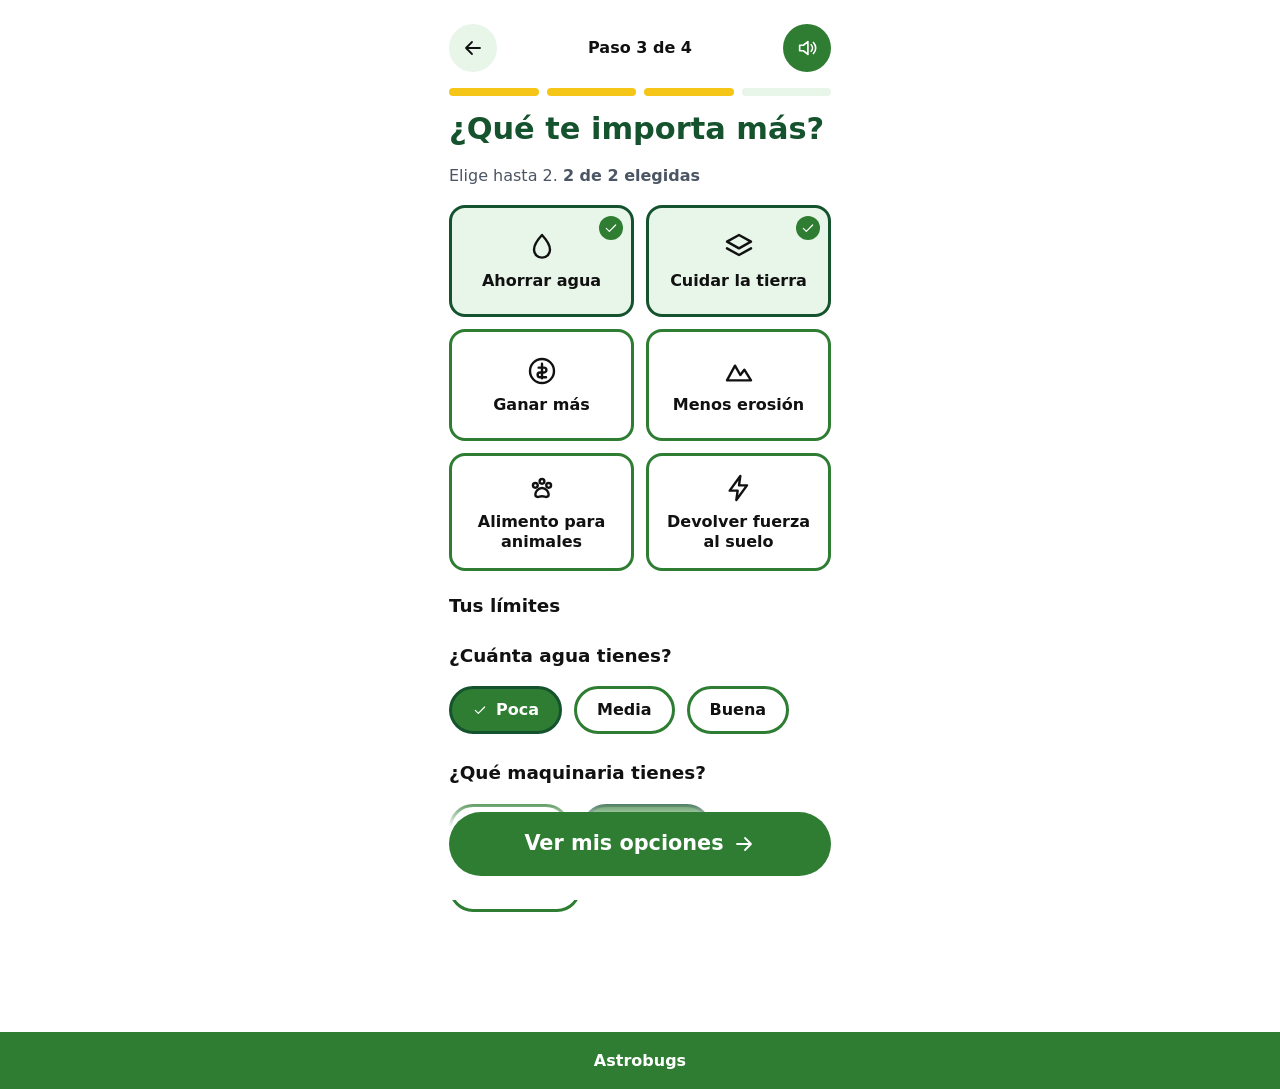
<file: frontend/movil/prioridades.html>
<!DOCTYPE html>
<html lang="es">
<head>
<meta charset="UTF-8">
<meta name="viewport" content="width=device-width, initial-scale=1.0">
<title>Prioridades · Chacra</title>
<link rel="stylesheet" href="../app.css">
</head>
<body class="mobile">
<div class="m-screen">
<div class="m-top"><a href="cultivo.html" class="round-btn ghost" aria-label="Volver"><svg class="ic" width="24" height="24" viewBox="0 0 24 24" fill="none" stroke="currentColor" stroke-width="1.8" stroke-linecap="round" stroke-linejoin="round" aria-hidden="true"><path d="M19 12H5M11 6l-6 6 6 6"/></svg></a><span class="m-step">Paso 3 de 4</span><button type="button" class="round-btn" data-speak aria-label="Escuchar esta pantalla"><svg class="ic" width="22" height="22" viewBox="0 0 24 24" fill="none" stroke="currentColor" stroke-width="1.8" stroke-linecap="round" stroke-linejoin="round" aria-hidden="true"><path d="M4 9v6h4l5 4V5L8 9H4z"/><path d="M16.5 8.5a5 5 0 0 1 0 7M19 6a8.5 8.5 0 0 1 0 12"/></svg></button></div><div class="progress" role="progressbar" aria-valuemin="1" aria-valuemax="4" aria-valuenow="3"><span class="on"></span><span class="on"></span><span class="on"></span><span class=""></span></div>
<main id="main" class="m-main">
<h1 class="m-h1">¿Qué te importa más?</h1><p class="hint">Elige hasta 2. <b id="prio-count">2 de 2 elegidas</b></p><div class="tiles" data-group="multi" data-max="2" data-counter="prio-count"><button type="button" class="tile is-selected" aria-pressed="true" data-label="Ahorrar agua"><svg class="ic tile-ic" width="32" height="32" viewBox="0 0 24 24" fill="none" stroke="currentColor" stroke-width="1.8" stroke-linecap="round" stroke-linejoin="round" aria-hidden="true"><path d="M12 3s6 6.5 6 11a6 6 0 0 1-12 0c0-4.5 6-11 6-11z"/></svg><span class="tile-label">Ahorrar agua</span><span class="tile-check"><svg class="ic" width="16" height="16" viewBox="0 0 24 24" fill="none" stroke="currentColor" stroke-width="1.8" stroke-linecap="round" stroke-linejoin="round" aria-hidden="true"><path d="M5 12.5l4.5 4.5L19 7.5"/></svg></span></button><button type="button" class="tile is-selected" aria-pressed="true" data-label="Cuidar la tierra"><svg class="ic tile-ic" width="32" height="32" viewBox="0 0 24 24" fill="none" stroke="currentColor" stroke-width="1.8" stroke-linecap="round" stroke-linejoin="round" aria-hidden="true"><path d="M12 3l9 5-9 5-9-5z"/><path d="M3 13l9 5 9-5"/></svg><span class="tile-label">Cuidar la tierra</span><span class="tile-check"><svg class="ic" width="16" height="16" viewBox="0 0 24 24" fill="none" stroke="currentColor" stroke-width="1.8" stroke-linecap="round" stroke-linejoin="round" aria-hidden="true"><path d="M5 12.5l4.5 4.5L19 7.5"/></svg></span></button><button type="button" class="tile" aria-pressed="false" data-label="Ganar más"><svg class="ic tile-ic" width="32" height="32" viewBox="0 0 24 24" fill="none" stroke="currentColor" stroke-width="1.8" stroke-linecap="round" stroke-linejoin="round" aria-hidden="true"><circle cx="12" cy="12" r="9"/><path d="M12 6.5v11M9.5 9.5h4a1.8 1.8 0 0 1 0 3.6h-3a1.8 1.8 0 0 0 0 3.6h4.5"/></svg><span class="tile-label">Ganar más</span><span class="tile-check"></span></button><button type="button" class="tile" aria-pressed="false" data-label="Menos erosión"><svg class="ic tile-ic" width="32" height="32" viewBox="0 0 24 24" fill="none" stroke="currentColor" stroke-width="1.8" stroke-linecap="round" stroke-linejoin="round" aria-hidden="true"><path d="M3 19l6-11 4 7 3-4 5 8z"/></svg><span class="tile-label">Menos erosión</span><span class="tile-check"></span></button><button type="button" class="tile" aria-pressed="false" data-label="Alimento para animales"><svg class="ic tile-ic" width="32" height="32" viewBox="0 0 24 24" fill="none" stroke="currentColor" stroke-width="1.8" stroke-linecap="round" stroke-linejoin="round" aria-hidden="true"><circle cx="7" cy="10" r="1.8"/><circle cx="12" cy="7" r="1.8"/><circle cx="17" cy="10" r="1.8"/><path d="M12 12c-3 0-5 3-5 5 0 1.5 1.5 2 3 1.5 1-.3 1.5-.3 2-.3s1 0 2 .3c1.5.5 3 0 3-1.5 0-2-2-5-5-5z"/></svg><span class="tile-label">Alimento para animales</span><span class="tile-check"></span></button><button type="button" class="tile" aria-pressed="false" data-label="Devolver fuerza al suelo"><svg class="ic tile-ic" width="32" height="32" viewBox="0 0 24 24" fill="none" stroke="currentColor" stroke-width="1.8" stroke-linecap="round" stroke-linejoin="round" aria-hidden="true"><path d="M13 3L5 14h6l-1 7 8-11h-6z"/></svg><span class="tile-label">Devolver fuerza al suelo</span><span class="tile-check"></span></button></div>
<h2 class="h2-sub">Tus límites</h2><h3 class="sub">¿Cuánta agua tienes?</h3><div class="chips" data-group="single"><button type="button" class="chip is-selected" aria-pressed="true" ><svg class="ic" width="16" height="16" viewBox="0 0 24 24" fill="none" stroke="currentColor" stroke-width="1.8" stroke-linecap="round" stroke-linejoin="round" aria-hidden="true"><path d="M5 12.5l4.5 4.5L19 7.5"/></svg>Poca</button><button type="button" class="chip" aria-pressed="false" >Media</button><button type="button" class="chip" aria-pressed="false" >Buena</button></div>
<h3 class="sub">¿Qué maquinaria tienes?</h3><div class="chips" data-group="single"><button type="button" class="chip" aria-pressed="false" >Ninguna</button><button type="button" class="chip is-selected" aria-pressed="true" ><svg class="ic" width="16" height="16" viewBox="0 0 24 24" fill="none" stroke="currentColor" stroke-width="1.8" stroke-linecap="round" stroke-linejoin="round" aria-hidden="true"><path d="M5 12.5l4.5 4.5L19 7.5"/></svg>Básica</button><button type="button" class="chip" aria-pressed="false" >Completa</button></div>
</main>
<div class="m-sticky"><a href="resultado.html" class="btn btn-green btn-xl btn-block">Ver mis opciones<svg class="ic" width="24" height="24" viewBox="0 0 24 24" fill="none" stroke="currentColor" stroke-width="1.8" stroke-linecap="round" stroke-linejoin="round" aria-hidden="true"><path d="M5 12h14M13 6l6 6-6 6"/></svg></a></div>
</div>
<footer class="m-foot">Astrobugs</footer>
<script src="../app.js"></script>
</body>
</html>
</file>
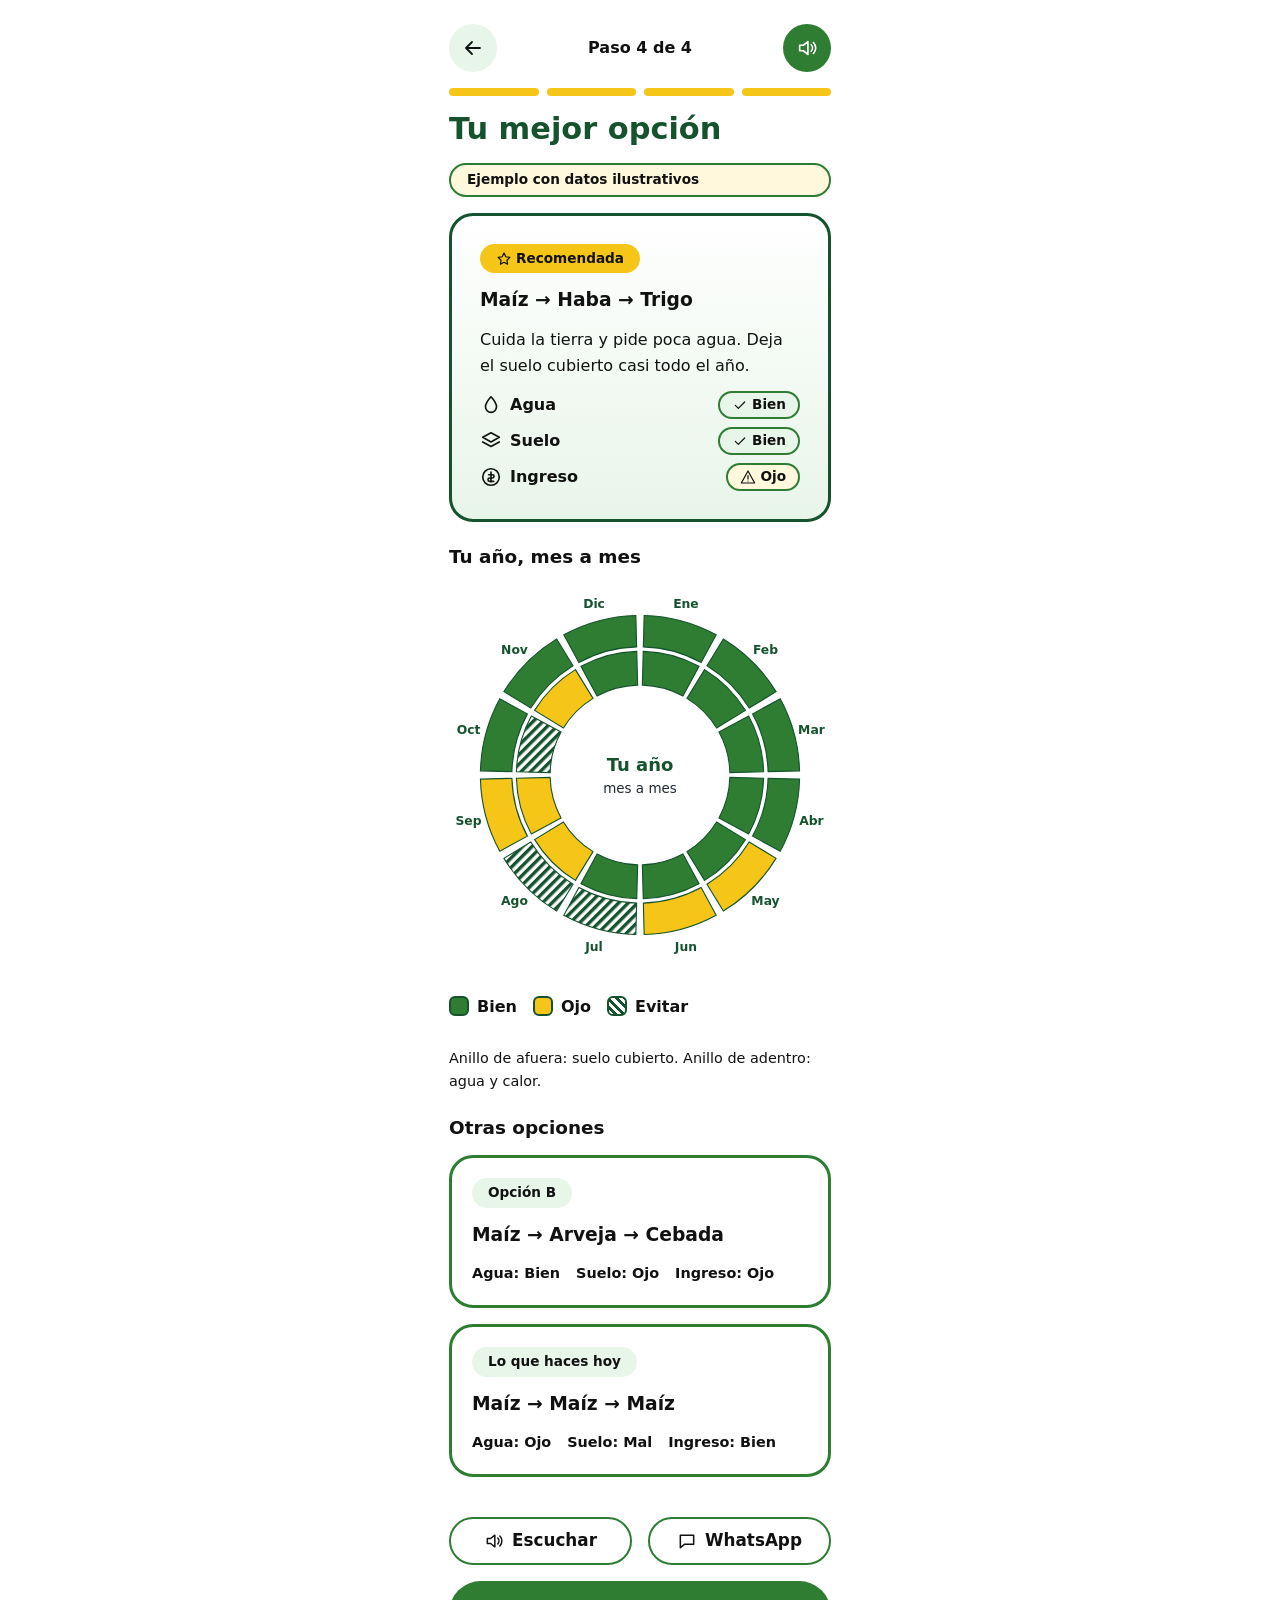
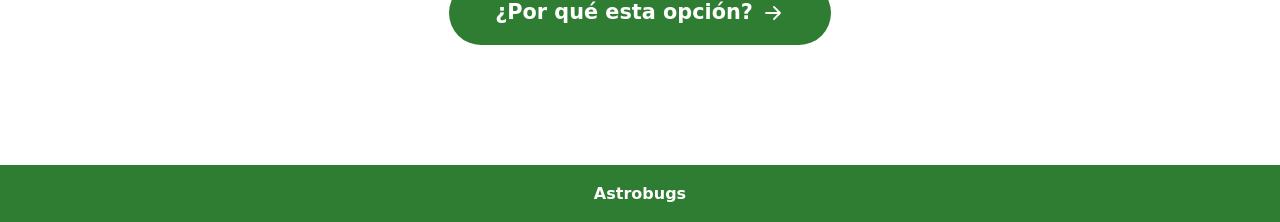
<file: frontend/movil/resultado.html>
<!DOCTYPE html>
<html lang="es">
<head>
<meta charset="UTF-8">
<meta name="viewport" content="width=device-width, initial-scale=1.0">
<title>Resultado · Chacra</title>
<link rel="stylesheet" href="../app.css">
</head>
<body class="mobile">
<div class="m-screen">
<div class="m-top"><a href="prioridades.html" class="round-btn ghost" aria-label="Volver"><svg class="ic" width="24" height="24" viewBox="0 0 24 24" fill="none" stroke="currentColor" stroke-width="1.8" stroke-linecap="round" stroke-linejoin="round" aria-hidden="true"><path d="M19 12H5M11 6l-6 6 6 6"/></svg></a><span class="m-step">Paso 4 de 4</span><button type="button" class="round-btn" data-speak aria-label="Escuchar esta pantalla"><svg class="ic" width="22" height="22" viewBox="0 0 24 24" fill="none" stroke="currentColor" stroke-width="1.8" stroke-linecap="round" stroke-linejoin="round" aria-hidden="true"><path d="M4 9v6h4l5 4V5L8 9H4z"/><path d="M16.5 8.5a5 5 0 0 1 0 7M19 6a8.5 8.5 0 0 1 0 12"/></svg></button></div><div class="progress" role="progressbar" aria-valuemin="1" aria-valuemax="4" aria-valuenow="4"><span class="on"></span><span class="on"></span><span class="on"></span><span class="on"></span></div>
<main id="main" class="m-main">
<h1 class="m-h1">Tu mejor opción</h1><span class="badge">Ejemplo con datos ilustrativos</span><article class="opt opt-rec"><span class="tag"><svg class="ic" width="16" height="16" viewBox="0 0 24 24" fill="none" stroke="currentColor" stroke-width="1.8" stroke-linecap="round" stroke-linejoin="round" aria-hidden="true"><path d="M12 3l2.7 5.6 6.1.9-4.4 4.3 1 6.1L12 17l-5.4 2.9 1-6.1L3.2 9.5l6.1-.9z"/></svg>Recomendada</span><h3>Maíz → Haba → Trigo</h3><p>Cuida la tierra y pide poca agua. Deja el suelo cubierto casi todo el año.</p><div class="stats"><div class="stat"><span class="stat-name"><svg class="ic" width="22" height="22" viewBox="0 0 24 24" fill="none" stroke="currentColor" stroke-width="1.8" stroke-linecap="round" stroke-linejoin="round" aria-hidden="true"><path d="M12 3s6 6.5 6 11a6 6 0 0 1-12 0c0-4.5 6-11 6-11z"/></svg>Agua</span><span class="st st-ok"><svg class="ic" width="16" height="16" viewBox="0 0 24 24" fill="none" stroke="currentColor" stroke-width="1.8" stroke-linecap="round" stroke-linejoin="round" aria-hidden="true"><path d="M5 12.5l4.5 4.5L19 7.5"/></svg>Bien</span></div><div class="stat"><span class="stat-name"><svg class="ic" width="22" height="22" viewBox="0 0 24 24" fill="none" stroke="currentColor" stroke-width="1.8" stroke-linecap="round" stroke-linejoin="round" aria-hidden="true"><path d="M12 3l9 5-9 5-9-5z"/><path d="M3 13l9 5 9-5"/></svg>Suelo</span><span class="st st-ok"><svg class="ic" width="16" height="16" viewBox="0 0 24 24" fill="none" stroke="currentColor" stroke-width="1.8" stroke-linecap="round" stroke-linejoin="round" aria-hidden="true"><path d="M5 12.5l4.5 4.5L19 7.5"/></svg>Bien</span></div><div class="stat"><span class="stat-name"><svg class="ic" width="22" height="22" viewBox="0 0 24 24" fill="none" stroke="currentColor" stroke-width="1.8" stroke-linecap="round" stroke-linejoin="round" aria-hidden="true"><circle cx="12" cy="12" r="9"/><path d="M12 6.5v11M9.5 9.5h4a1.8 1.8 0 0 1 0 3.6h-3a1.8 1.8 0 0 0 0 3.6h4.5"/></svg>Ingreso</span><span class="st st-warn"><svg class="ic" width="16" height="16" viewBox="0 0 24 24" fill="none" stroke="currentColor" stroke-width="1.8" stroke-linecap="round" stroke-linejoin="round" aria-hidden="true"><path d="M12 3l10 18H2z"/><path d="M12 10v5M12 18h.01"/></svg>Ojo</span></div></div></article>
<h2 class="h2-sub">Tu año, mes a mes</h2><div class="m-wheel"><svg class="wheel" viewBox="0 0 340 340" width="340" height="340" role="img" aria-label="Rueda del año: anillo de afuera suelo cubierto, anillo de adentro agua y calor. Enero a abril bien, mayo y junio justo, julio y agosto evitar, septiembre justo, octubre a diciembre bien.">
<defs><pattern id="hatch" width="6" height="6" patternUnits="userSpaceOnUse" patternTransform="rotate(45)"><rect width="6" height="6" fill="#FFFFFF"/><rect width="3" height="6" fill="#14532D"/></pattern></defs>
<path d="M173.7 28.0 A142 142 0 0 1 237.8 45.2 L224.4 69.8 A114 114 0 0 0 173.0 56.0Z" fill="#2E7D32" stroke="#14532D" stroke-width="1"/><path d="M172.9 60.0 A110 110 0 0 1 222.5 73.3 L208.2 99.7 A80 80 0 0 0 172.1 90.0Z" fill="#2E7D32" stroke="#14532D" stroke-width="1"/><text x="210.9" y="21.4" text-anchor="middle" font-size="11" font-weight="700" fill="#14532D">Ene</text><path d="M244.2 48.9 A142 142 0 0 1 291.1 95.8 L267.2 110.4 A114 114 0 0 0 229.6 72.8Z" fill="#2E7D32" stroke="#14532D" stroke-width="1"/><path d="M227.5 76.2 A110 110 0 0 1 263.8 112.5 L238.2 128.2 A80 80 0 0 0 211.8 101.8Z" fill="#2E7D32" stroke="#14532D" stroke-width="1"/><text x="281.7" y="62.3" text-anchor="middle" font-size="11" font-weight="700" fill="#14532D">Feb</text><path d="M294.8 102.2 A142 142 0 0 1 312.0 166.3 L284.0 167.0 A114 114 0 0 0 270.2 115.6Z" fill="#2E7D32" stroke="#14532D" stroke-width="1"/><path d="M266.7 117.5 A110 110 0 0 1 280.0 167.1 L250.0 167.9 A80 80 0 0 0 240.3 131.8Z" fill="#2E7D32" stroke="#14532D" stroke-width="1"/><text x="322.6" y="133.1" text-anchor="middle" font-size="11" font-weight="700" fill="#14532D">Mar</text><path d="M312.0 173.7 A142 142 0 0 1 294.8 237.8 L270.2 224.4 A114 114 0 0 0 284.0 173.0Z" fill="#2E7D32" stroke="#14532D" stroke-width="1"/><path d="M280.0 172.9 A110 110 0 0 1 266.7 222.5 L240.3 208.2 A80 80 0 0 0 250.0 172.1Z" fill="#2E7D32" stroke="#14532D" stroke-width="1"/><text x="322.6" y="214.9" text-anchor="middle" font-size="11" font-weight="700" fill="#14532D">Abr</text><path d="M291.1 244.2 A142 142 0 0 1 244.2 291.1 L229.6 267.2 A114 114 0 0 0 267.2 229.6Z" fill="#F5C518" stroke="#14532D" stroke-width="1"/><path d="M263.8 227.5 A110 110 0 0 1 227.5 263.8 L211.8 238.2 A80 80 0 0 0 238.2 211.8Z" fill="#2E7D32" stroke="#14532D" stroke-width="1"/><text x="281.7" y="285.7" text-anchor="middle" font-size="11" font-weight="700" fill="#14532D">May</text><path d="M237.8 294.8 A142 142 0 0 1 173.7 312.0 L173.0 284.0 A114 114 0 0 0 224.4 270.2Z" fill="#F5C518" stroke="#14532D" stroke-width="1"/><path d="M222.5 266.7 A110 110 0 0 1 172.9 280.0 L172.1 250.0 A80 80 0 0 0 208.2 240.3Z" fill="#2E7D32" stroke="#14532D" stroke-width="1"/><text x="210.9" y="326.6" text-anchor="middle" font-size="11" font-weight="700" fill="#14532D">Jun</text><path d="M166.3 312.0 A142 142 0 0 1 102.2 294.8 L115.6 270.2 A114 114 0 0 0 167.0 284.0Z" fill="url(#hatch)" stroke="#14532D" stroke-width="1"/><path d="M167.1 280.0 A110 110 0 0 1 117.5 266.7 L131.8 240.3 A80 80 0 0 0 167.9 250.0Z" fill="#2E7D32" stroke="#14532D" stroke-width="1"/><text x="129.1" y="326.6" text-anchor="middle" font-size="11" font-weight="700" fill="#14532D">Jul</text><path d="M95.8 291.1 A142 142 0 0 1 48.9 244.2 L72.8 229.6 A114 114 0 0 0 110.4 267.2Z" fill="url(#hatch)" stroke="#14532D" stroke-width="1"/><path d="M112.5 263.8 A110 110 0 0 1 76.2 227.5 L101.8 211.8 A80 80 0 0 0 128.2 238.2Z" fill="#F5C518" stroke="#14532D" stroke-width="1"/><text x="58.3" y="285.7" text-anchor="middle" font-size="11" font-weight="700" fill="#14532D">Ago</text><path d="M45.2 237.8 A142 142 0 0 1 28.0 173.7 L56.0 173.0 A114 114 0 0 0 69.8 224.4Z" fill="#F5C518" stroke="#14532D" stroke-width="1"/><path d="M73.3 222.5 A110 110 0 0 1 60.0 172.9 L90.0 172.1 A80 80 0 0 0 99.7 208.2Z" fill="#F5C518" stroke="#14532D" stroke-width="1"/><text x="17.4" y="214.9" text-anchor="middle" font-size="11" font-weight="700" fill="#14532D">Sep</text><path d="M28.0 166.3 A142 142 0 0 1 45.2 102.2 L69.8 115.6 A114 114 0 0 0 56.0 167.0Z" fill="#2E7D32" stroke="#14532D" stroke-width="1"/><path d="M60.0 167.1 A110 110 0 0 1 73.3 117.5 L99.7 131.8 A80 80 0 0 0 90.0 167.9Z" fill="url(#hatch)" stroke="#14532D" stroke-width="1"/><text x="17.4" y="133.1" text-anchor="middle" font-size="11" font-weight="700" fill="#14532D">Oct</text><path d="M48.9 95.8 A142 142 0 0 1 95.8 48.9 L110.4 72.8 A114 114 0 0 0 72.8 110.4Z" fill="#2E7D32" stroke="#14532D" stroke-width="1"/><path d="M76.2 112.5 A110 110 0 0 1 112.5 76.2 L128.2 101.8 A80 80 0 0 0 101.8 128.2Z" fill="#F5C518" stroke="#14532D" stroke-width="1"/><text x="58.3" y="62.3" text-anchor="middle" font-size="11" font-weight="700" fill="#14532D">Nov</text><path d="M102.2 45.2 A142 142 0 0 1 166.3 28.0 L167.0 56.0 A114 114 0 0 0 115.6 69.8Z" fill="#2E7D32" stroke="#14532D" stroke-width="1"/><path d="M117.5 73.3 A110 110 0 0 1 167.1 60.0 L167.9 90.0 A80 80 0 0 0 131.8 99.7Z" fill="#2E7D32" stroke="#14532D" stroke-width="1"/><text x="129.1" y="21.4" text-anchor="middle" font-size="11" font-weight="700" fill="#14532D">Dic</text><text x="170" y="166" text-anchor="middle" font-size="16" font-weight="800" fill="#14532D">Tu año</text><text x="170" y="186" text-anchor="middle" font-size="12" fill="#1F2937">mes a mes</text></svg></div><ul class="legend" aria-label="Leyenda">
<li><span class="sw sw-ok"></span>Bien</li><li><span class="sw sw-warn"></span>Ojo</li><li><span class="sw sw-bad"></span>Evitar</li></ul><p class="small">Anillo de afuera: suelo cubierto. Anillo de adentro: agua y calor.</p>
<h2 class="h2-sub">Otras opciones</h2>
<article class="opt opt-b mini"><span class="tag tag-soft">Opción B</span><h3>Maíz → Arveja → Cebada</h3><div class="mini-st"><span>Agua: Bien</span><span>Suelo: Ojo</span><span>Ingreso: Ojo</span></div></article>
<article class="opt opt-hoy mini"><span class="tag tag-soft">Lo que haces hoy</span><h3>Maíz → Maíz → Maíz</h3><div class="mini-st"><span>Agua: Ojo</span><span>Suelo: Mal</span><span>Ingreso: Bien</span></div></article>
<div class="actions two"><button type="button" class="btn btn-outline" data-speak><svg class="ic" width="20" height="20" viewBox="0 0 24 24" fill="none" stroke="currentColor" stroke-width="1.8" stroke-linecap="round" stroke-linejoin="round" aria-hidden="true"><path d="M4 9v6h4l5 4V5L8 9H4z"/><path d="M16.5 8.5a5 5 0 0 1 0 7M19 6a8.5 8.5 0 0 1 0 12"/></svg>Escuchar</button><a class="btn btn-outline" data-whatsapp href="#"><svg class="ic" width="20" height="20" viewBox="0 0 24 24" fill="none" stroke="currentColor" stroke-width="1.8" stroke-linecap="round" stroke-linejoin="round" aria-hidden="true"><path d="M4 5h16v11H9l-5 4z"/></svg>WhatsApp</a></div>
<a href="detalle.html" class="btn btn-green btn-xl btn-block">¿Por qué esta opción?<svg class="ic" width="24" height="24" viewBox="0 0 24 24" fill="none" stroke="currentColor" stroke-width="1.8" stroke-linecap="round" stroke-linejoin="round" aria-hidden="true"><path d="M5 12h14M13 6l6 6-6 6"/></svg></a>
</main>

</div>
<footer class="m-foot">Astrobugs</footer>
<script src="../app.js"></script>
</body>
</html>
</file>
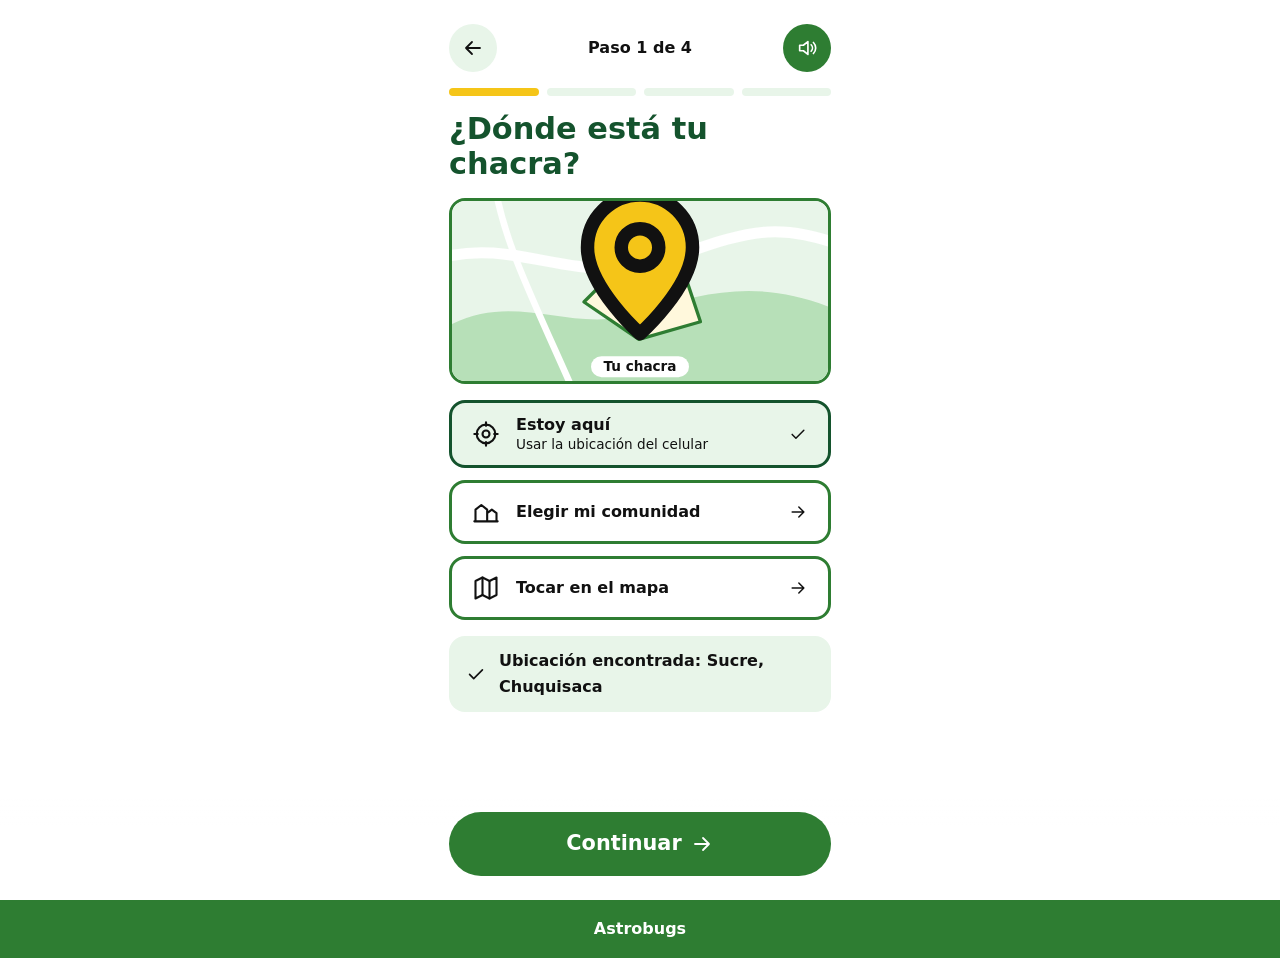
<file: frontend/movil/ubicacion.html>
<!DOCTYPE html>
<html lang="es">
<head>
<meta charset="UTF-8">
<meta name="viewport" content="width=device-width, initial-scale=1.0">
<title>Ubicación · Chacra</title>
<link rel="stylesheet" href="../app.css">
</head>
<body class="mobile">
<div class="m-screen">
<div class="m-top"><a href="index.html" class="round-btn ghost" aria-label="Volver"><svg class="ic" width="24" height="24" viewBox="0 0 24 24" fill="none" stroke="currentColor" stroke-width="1.8" stroke-linecap="round" stroke-linejoin="round" aria-hidden="true"><path d="M19 12H5M11 6l-6 6 6 6"/></svg></a><span class="m-step">Paso 1 de 4</span><button type="button" class="round-btn" data-speak aria-label="Escuchar esta pantalla"><svg class="ic" width="22" height="22" viewBox="0 0 24 24" fill="none" stroke="currentColor" stroke-width="1.8" stroke-linecap="round" stroke-linejoin="round" aria-hidden="true"><path d="M4 9v6h4l5 4V5L8 9H4z"/><path d="M16.5 8.5a5 5 0 0 1 0 7M19 6a8.5 8.5 0 0 1 0 12"/></svg></button></div><div class="progress" role="progressbar" aria-valuemin="1" aria-valuemax="4" aria-valuenow="1"><span class="on"></span><span class=""></span><span class=""></span><span class=""></span></div>
<main id="main" class="m-main">
<h1 class="m-h1">¿Dónde está tu chacra?</h1><div class="map" role="img" aria-label="Mapa con la ubicación de tu chacra">
<svg viewBox="0 0 342 180" preserveAspectRatio="xMidYMid slice"><rect width="342" height="180" fill="#E8F5E9"/>
<path d="M0 120c60-30 110 10 170-10s110-30 172-6v76H0z" fill="#5CB85C" opacity=".35"/>
<path d="M-10 60C60 40 120 90 200 60s100-30 160-10" stroke="#FFFFFF" stroke-width="10" fill="none"/>
<path d="M40 0c10 50 30 90 70 180" stroke="#FFFFFF" stroke-width="6" fill="none"/>
<path d="M120 100 L150 70 L212 76 L226 118 L170 134Z" fill="#FFF8DC" stroke="#2E7D32" stroke-width="3" stroke-linejoin="round"/></svg>
<div class="map-pin"><svg class="ic" width="36" height="36" viewBox="0 0 24 24" fill="none" stroke="currentColor" stroke-width="1.8" stroke-linecap="round" stroke-linejoin="round" aria-hidden="true"><path d="M12 21s7-6.2 7-11.5A7 7 0 0 0 5 9.5C5 14.8 12 21 12 21z"/><circle cx="12" cy="9.5" r="2.5"/></svg><span>Tu chacra</span></div></div><div class="loc-list" data-group="single" data-found-target="found"><button type="button" class="loc is-selected" aria-pressed="true" data-found="Ubicación encontrada: Sucre, Chuquisaca"><svg class="ic" width="28" height="28" viewBox="0 0 24 24" fill="none" stroke="currentColor" stroke-width="1.8" stroke-linecap="round" stroke-linejoin="round" aria-hidden="true"><circle cx="12" cy="12" r="3"/><circle cx="12" cy="12" r="8"/><path d="M12 2v3M12 19v3M2 12h3M19 12h3"/></svg><span class="loc-text"><b>Estoy aquí</b><small>Usar la ubicación del celular</small></span><span class="loc-end"><svg class="ic" width="20" height="20" viewBox="0 0 24 24" fill="none" stroke="currentColor" stroke-width="1.8" stroke-linecap="round" stroke-linejoin="round" aria-hidden="true"><path d="M5 12.5l4.5 4.5L19 7.5"/></svg></span></button><button type="button" class="loc" aria-pressed="false" data-found="Comunidad elegida: Sucre, Chuquisaca"><svg class="ic" width="28" height="28" viewBox="0 0 24 24" fill="none" stroke="currentColor" stroke-width="1.8" stroke-linecap="round" stroke-linejoin="round" aria-hidden="true"><path d="M3 20V10l5-4 5 4v10M13 20v-7l4-3 4 3v7M2 20h20"/></svg><span class="loc-text"><b>Elegir mi comunidad</b></span><span class="loc-end"><svg class="ic" width="20" height="20" viewBox="0 0 24 24" fill="none" stroke="currentColor" stroke-width="1.8" stroke-linecap="round" stroke-linejoin="round" aria-hidden="true"><path d="M5 12h14M13 6l6 6-6 6"/></svg></span></button><button type="button" class="loc" aria-pressed="false" data-found="Punto del mapa: Sucre, Chuquisaca"><svg class="ic" width="28" height="28" viewBox="0 0 24 24" fill="none" stroke="currentColor" stroke-width="1.8" stroke-linecap="round" stroke-linejoin="round" aria-hidden="true"><path d="M3 6l6-3 6 3 6-3v15l-6 3-6-3-6 3z"/><path d="M9 3v15M15 6v15"/></svg><span class="loc-text"><b>Tocar en el mapa</b></span><span class="loc-end"><svg class="ic" width="20" height="20" viewBox="0 0 24 24" fill="none" stroke="currentColor" stroke-width="1.8" stroke-linecap="round" stroke-linejoin="round" aria-hidden="true"><path d="M5 12h14M13 6l6 6-6 6"/></svg></span></button></div>
<p class="found" id="found"><svg class="ic" width="22" height="22" viewBox="0 0 24 24" fill="none" stroke="currentColor" stroke-width="1.8" stroke-linecap="round" stroke-linejoin="round" aria-hidden="true"><path d="M5 12.5l4.5 4.5L19 7.5"/></svg><span>Ubicación encontrada: Sucre, Chuquisaca</span></p>
</main>
<div class="m-sticky"><a href="cultivo.html" class="btn btn-green btn-xl btn-block">Continuar<svg class="ic" width="24" height="24" viewBox="0 0 24 24" fill="none" stroke="currentColor" stroke-width="1.8" stroke-linecap="round" stroke-linejoin="round" aria-hidden="true"><path d="M5 12h14M13 6l6 6-6 6"/></svg></a></div>
</div>
<footer class="m-foot">Astrobugs</footer>
<script src="../app.js"></script>
</body>
</html>
</file>
<file: frontend/app.css>
/* Chacra — estilos de las pantallas (ver design.md)
   Fondo blanco, verde + amarillo, iconos SVG inline. */
:root {
  --white: #ffffff;
  --green-900: #14532d;
  --green-700: #2e7d32;
  --green-500: #5cb85c;
  --green-100: #e8f5e9;
  --yellow-500: #f5c518;
  --yellow-100: #fff8dc;
  --ink: #111111;
  --shadow: none;
  --radius: 16px;
  --hatch: repeating-linear-gradient(45deg, var(--white) 0 3px, var(--green-900) 3px 6px);
}

* { box-sizing: border-box; margin: 0; }
html { scroll-behavior: smooth; }
body { background: var(--white); color: var(--ink); font-family: system-ui, -apple-system, "Segoe UI", Roboto, sans-serif; font-size: 1rem; line-height: 1.6; }
a { color: inherit; text-decoration: none; }
button { font: inherit; color: inherit; cursor: pointer; }
ul { padding: 0; list-style: none; }
.ic { flex: none; }
.sr { position: absolute; width: 1px; height: 1px; overflow: hidden; clip: rect(0 0 0 0); }
.container { max-width: 1180px; margin: 0 auto; padding: 0 24px; }
:focus-visible { outline: 3px solid var(--green-900); outline-offset: 2px; }

h1 { font-size: clamp(2.2rem, 5vw, 3.4rem); font-weight: 800; line-height: 1.1; color: var(--green-900); }
h2 { font-size: clamp(1.5rem, 3vw, 2rem); font-weight: 800; color: var(--ink); line-height: 1.2; }
h3 { color: var(--ink); font-weight: 800; }
.lead { font-size: 1.25rem; line-height: 1.5; max-width: 60ch; }
.small { font-size: .9rem; }
.hint { color: #4b5563; }
.center { text-align: center; }

/* Botones */
.btn { display: inline-flex; align-items: center; justify-content: center; gap: 8px; min-height: 48px; padding: 0 28px; border-radius: 999px; border: 2px solid transparent; font-weight: 700; font-size: 1.05rem; transition: transform .2s, box-shadow .2s; }
.btn:hover { transform: translateY(-3px); box-shadow: var(--shadow); }
.btn-green { background: var(--green-700); color: var(--white); }
.btn-yellow { background: var(--yellow-500); color: var(--ink); }
.btn-outline { background: var(--white); color: var(--ink); border-color: var(--green-700); }
.btn-lg { min-height: 64px; padding: 0 40px; font-size: 1.35rem; }
.btn-xl { min-height: 64px; font-size: 1.3rem; }
.btn-sm { min-height: 40px; padding: 0 20px; font-size: .95rem; }
.btn-block { display: flex; width: 100%; }
.actions { display: flex; flex-wrap: wrap; gap: 16px; align-items: center; margin-top: 24px; }
.actions.two > * { flex: 1; }
.pill { display: inline-flex; align-items: center; gap: 8px; min-height: 44px; padding: 0 16px; border-radius: 999px; border: 2px solid var(--green-700); background: var(--white); color: var(--ink); font-weight: 600; }
.round-btn { display: inline-grid; place-items: center; width: 48px; height: 48px; border-radius: 50%; border: 0; background: var(--green-700); color: var(--white); }
.round-btn.ghost { background: var(--green-100); color: var(--ink); }
.badge { display: inline-block; padding: 4px 16px; border-radius: 999px; background: var(--yellow-100); border: 2px solid var(--green-700); color: var(--ink); font-size: .85rem; font-weight: 700; }
.textlink { display: inline-block; margin-top: 16px; color: var(--ink); font-weight: 700; text-decoration: underline; }
.foot-link { color: var(--white); font-weight: 600; text-decoration: underline; }

/* Cabecera y pie */
.site-header { position: sticky; top: 0; z-index: 10; background: var(--white); border-bottom: 1px solid var(--green-100); }
.header-inner { display: flex; align-items: center; justify-content: space-between; gap: 16px; flex-wrap: wrap; padding-top: 12px; padding-bottom: 12px; }
.brand { display: flex; align-items: center; gap: 12px; color: var(--ink); }
.brand-name { font-size: 1.5rem; font-weight: 800; letter-spacing: -.3px; }
.main-nav { display: flex; gap: 24px; flex-wrap: wrap; }
.nav-link { display: flex; align-items: center; min-height: 44px; padding: 0 4px; font-weight: 600; border-bottom: 3px solid transparent; }
.nav-link.is-active { color: var(--ink); font-weight: 800; border-bottom-color: var(--green-700); }
.header-tools { display: flex; gap: 12px; align-items: center; }
.site-footer { margin-top: 64px; padding: 20px 0; font-size: 1rem; font-weight: 800; color: var(--white); background: var(--green-700); }
.foot-inner { display: flex; justify-content: space-between; gap: 16px; flex-wrap: wrap; }

/* Inicio web */
.hero { padding: 64px 0 40px; }
.hero-grid { display: grid; grid-template-columns: 1fr 1fr; gap: 64px; align-items: center; }
.hero-copy { display: grid; gap: 8px; }
.hero-art .landscape { width: 100%; height: auto; border-radius: 28px; box-shadow: var(--shadow); display: block; }
.how { padding: 40px 0 0; }
.cards-3 { display: grid; grid-template-columns: repeat(auto-fit, minmax(260px, 1fr)); gap: 24px; margin-top: 24px; }
.step-card, .reason, .opt, .terr, .panel, .summary, .confidence, .tip { background: var(--white); border: 2px solid var(--green-100); border-radius: 24px; box-shadow: var(--shadow); }
.step-card { padding: 28px; display: grid; gap: 12px; align-content: start; }
.step-head { display: flex; align-items: center; gap: 14px; color: var(--ink); }
.step-ic { display: grid; place-items: center; width: 48px; height: 48px; border-radius: 50%; background: var(--green-100); }

/* Páginas con cabecera */
.page-head { padding: 48px 0 24px; }
.page-head .container { display: grid; gap: 8px; justify-items: start; }
.title-row { display: flex; flex-wrap: wrap; gap: 16px; align-items: center; }

/* Mi chacra */
.two-col { display: grid; grid-template-columns: minmax(0, 1fr) 340px; gap: 32px; align-items: start; }
.panel { padding: 28px; margin-bottom: 24px; display: grid; gap: 16px; }
.panel h2 { display: flex; align-items: center; gap: 12px; }
.panel h2 .ic { color: var(--ink); }
.num { display: grid; place-items: center; width: 36px; height: 36px; border-radius: 50%; background: var(--yellow-500); color: var(--ink); font-weight: 800; font-size: 1.1rem; }
.h2-sub, .sub { font-size: 1.15rem; font-weight: 800; color: var(--ink); margin-top: 8px; }
.summary { position: sticky; top: 96px; padding: 24px; display: grid; gap: 16px; background: var(--green-100); }
.summary dl { display: grid; gap: 12px; }
.summary dl > div { display: grid; grid-template-columns: 24px 1fr; column-gap: 12px; align-items: center; }
.summary dl .ic { color: var(--ink); grid-row: span 2; }
.summary dt { font-size: .8rem; font-weight: 700; color: var(--ink); }
.summary dd { font-weight: 700; }

/* Mapa y ubicación */
.map { position: relative; border-radius: var(--radius); overflow: hidden; border: 2px solid var(--green-100); }
.map svg { display: block; width: 100%; height: 180px; }
.map-pin { position: absolute; left: 50%; top: 42%; transform: translate(-50%, -50%); display: grid; justify-items: center; color: var(--ink); }
.map-pin .ic { fill: var(--yellow-500); }
.map-pin span { background: var(--white); border-radius: 999px; padding: 0 12px; font-weight: 800; font-size: .85rem; box-shadow: var(--shadow); }
.loc-list { display: grid; gap: 12px; }
.loc { display: flex; align-items: center; gap: 16px; width: 100%; min-height: 64px; padding: 12px 20px; text-align: left; background: var(--white); border: 2px solid var(--green-100); border-radius: var(--radius); color: var(--ink); }
.loc.is-selected { border-color: var(--green-700); background: var(--green-100); }
.loc-text { display: grid; flex: 1; line-height: 1.3; }
.loc-text small { font-size: .85rem; color: var(--ink); }
.loc-end { color: var(--ink); display: grid; }
.found { display: flex; align-items: center; gap: 12px; padding: 12px 16px; border-radius: var(--radius); background: var(--green-100); color: var(--ink); font-weight: 700; }

/* Fichas de selección (cultivos, prioridades) */
.tiles { display: grid; grid-template-columns: repeat(auto-fill, minmax(150px, 1fr)); gap: 12px; }
.tile { position: relative; display: grid; justify-items: center; align-content: center; gap: 8px; min-height: 112px; padding: 16px 8px; background: var(--white); border: 2px solid var(--green-100); border-radius: var(--radius); color: var(--ink); font-weight: 700; text-align: center; transition: transform .15s; }
.tile:hover { transform: translateY(-2px); }
.tile.is-selected { border-color: var(--green-700); background: var(--green-100); }
.tile-label { color: var(--ink); line-height: 1.25; }
.tile-check { position: absolute; top: 8px; right: 8px; width: 24px; height: 24px; display: grid; place-items: center; border-radius: 50%; color: var(--white); }
.tile.is-selected .tile-check { background: var(--green-700); }
.chips { display: flex; flex-wrap: wrap; gap: 12px; }
.chip { display: inline-flex; align-items: center; gap: 8px; min-height: 48px; padding: 0 20px; border-radius: 999px; background: var(--white); border: 2px solid var(--green-100); font-weight: 700; }
.chip.is-selected { background: var(--green-700); border-color: var(--green-700); color: var(--white); }

/* Estados (no dependen solo del color: icono + texto) */
.st { display: inline-flex; align-items: center; gap: 4px; padding: 0 12px; min-height: 28px; border-radius: 999px; font-size: .85rem; font-weight: 800; border: 2px solid; }
.st-ok { background: var(--green-100); color: var(--ink); border-color: var(--green-700); }
.st-warn { background: var(--yellow-100); color: var(--ink); border-color: var(--green-700); }
.st-bad { background: var(--white); color: var(--ink); border: 2px dashed var(--green-900); }
.legend { display: flex; flex-wrap: wrap; gap: 16px; margin: 12px 0; font-weight: 600; }
.legend li { display: flex; align-items: center; gap: 8px; }
.sw { display: inline-block; width: 20px; height: 20px; border-radius: 6px; border: 2px solid var(--green-900); }
.sw-ok { background: var(--green-700); } .sw-warn { background: var(--yellow-500); } .sw-bad { background: var(--hatch); }

/* Resultado */
.opts { align-items: stretch; }
.opt { padding: 28px; display: grid; gap: 12px; align-content: start; }
.opt-rec { border-color: var(--green-700); background: linear-gradient(var(--white), var(--green-100)); }
.opt p { min-height: 3.2em; }
.tag { display: inline-flex; align-items: center; gap: 4px; justify-self: start; padding: 4px 16px; border-radius: 999px; background: var(--yellow-500); color: var(--ink); font-weight: 800; font-size: .85rem; }
.tag-soft { background: var(--green-100); }
.stats { display: grid; gap: 8px; }
.stat { display: flex; align-items: center; justify-content: space-between; gap: 8px; }
.stat-name { display: flex; align-items: center; gap: 8px; font-weight: 700; color: var(--ink); }
.year { margin-top: 48px; }
.year-grid { display: grid; grid-template-columns: 1fr minmax(0, 400px); gap: 48px; align-items: center; padding: 32px; background: var(--green-100); border-radius: 24px; }
.year-text { display: grid; gap: 12px; align-content: start; }
.wheel { max-width: 100%; height: auto; background: var(--white); border-radius: 50%; }
.why, .rain, .sat { margin-top: 48px; display: grid; gap: 16px; }
.confidence { padding: 20px 24px; display: grid; gap: 8px; max-width: 520px; }
.conf-head { display: flex; align-items: center; justify-content: space-between; gap: 12px; }
.meter { display: grid; grid-template-columns: repeat(3, 1fr); gap: 8px; }
.bar { height: 12px; border-radius: 999px; background: var(--green-100); }
.bar.on { background: var(--yellow-500); }
.reasons { display: grid; grid-template-columns: repeat(auto-fit, minmax(280px, 1fr)); gap: 24px; }
.reason { padding: 24px; display: grid; gap: 8px; align-content: start; }
.reason h3 { display: flex; align-items: center; gap: 8px; color: var(--ink); }
.reason li { position: relative; padding-left: 20px; }
.reason li::before { content: ""; position: absolute; left: 0; top: .65em; width: 8px; height: 8px; border-radius: 50%; background: var(--yellow-500); }
.note { display: flex; align-items: flex-start; gap: 12px; padding: 16px 20px; border-radius: var(--radius); background: var(--yellow-100); border: 2px solid var(--green-700); color: var(--ink); }
.note .ic { margin-top: 2px; }
.cta { margin-top: 64px; padding: 64px 0; background: var(--yellow-100); text-align: center; }
.cta-inner { display: grid; justify-items: center; gap: 8px; }

/* Mis terrenos */
.terr-grid { display: grid; grid-template-columns: repeat(auto-fit, minmax(340px, 1fr)); gap: 24px; }
.terr { display: grid; grid-template-columns: 160px 1fr; overflow: hidden; }
.thumb { width: 100%; height: 100%; object-fit: cover; min-height: 160px; }
.terr-body { padding: 20px; display: grid; gap: 8px; align-content: start; justify-items: start; }
.terr-body h3 { display: flex; align-items: center; gap: 8px; color: var(--ink); }
.stats-inline { display: flex; gap: 16px; color: var(--ink); font-weight: 700; font-size: .9rem; }
.stats-inline span { display: inline-flex; align-items: center; gap: 4px; }
.gantt { margin-top: 48px; }
.table-wrap { overflow-x: auto; border-radius: var(--radius); border: 2px solid var(--green-100); }
.gt { width: 100%; min-width: 860px; border-collapse: separate; border-spacing: 4px; text-align: center; font-size: .8rem; }
.gt th { font-weight: 800; color: var(--ink); }
.gt tbody th { text-align: left; padding-right: 12px; }
.gt tbody th small { display: block; font-weight: 400; }
.gc, .wk { border-radius: 8px; padding: 8px 2px; font-weight: 700; }
.g-sow { background: var(--yellow-500); color: var(--ink); }
.g-harv { background: var(--green-900); color: var(--white); }
.g-grow { background: var(--green-500); color: var(--ink); }
.g-free { background: var(--white); border: 2px dashed var(--green-500); color: var(--ink); }
td.g-free { border: 2px dashed var(--green-500); }
.sw.g-sow, .sw.g-harv, .sw.g-grow, .sw.g-free { display: inline-block; }
.wk { background: var(--green-100); color: var(--ink); display: table-cell; }
.wk-mucho { background: var(--yellow-500); }
.wk-medio { background: var(--yellow-100); }
.wk .ic { vertical-align: -3px; }
.tips { margin-top: 32px; display: grid; grid-template-columns: repeat(auto-fit, minmax(320px, 1fr)); gap: 24px; }
.tip { display: grid; grid-template-columns: 28px 1fr; gap: 16px; padding: 24px; }
.tip-warn { background: var(--yellow-100); border-color: var(--green-700); }
.tip-idea { background: var(--green-100); border-color: var(--green-500); }
.tip .ic { color: var(--ink); }

/* Móvil */
body.mobile { background: var(--white); }
.m-screen { max-width: 430px; min-height: 100vh; margin: 0 auto; padding: 24px 24px 120px; display: flex; flex-direction: column; gap: 16px; }
.m-top { display: flex; align-items: center; justify-content: space-between; gap: 12px; }
.m-step { font-weight: 800; color: var(--ink); }
.progress { display: grid; grid-template-columns: repeat(4, 1fr); gap: 8px; }
.progress span { height: 8px; border-radius: 999px; background: var(--green-100); }
.progress span.on { background: var(--yellow-500); }
.m-main { display: flex; flex-direction: column; gap: 16px; }
.m-h1 { font-size: 1.9rem; font-weight: 800; line-height: 1.15; color: var(--green-900); }
.m-brand { display: flex; align-items: center; gap: 12px; margin-top: 24px; font-size: 2.1rem; font-weight: 800; color: var(--ink); letter-spacing: -.5px; }
.m-lead { font-size: 1.4rem; font-weight: 700; line-height: 1.3; }
.m-art .landscape { width: 100%; height: auto; border-radius: 24px; display: block; box-shadow: var(--shadow); }
.m-bottom { display: grid; gap: 14px; margin-top: auto; padding-top: 8px; }
.m-disc { font-size: .85rem; line-height: 1.4; border-top: 1px solid var(--green-100); padding-top: 14px; text-align: center; }
.center-link { text-align: center; }
.m-sticky { position: fixed; left: 0; right: 0; bottom: 0; padding: 16px 24px 24px; background: linear-gradient(rgba(255, 255, 255, 0), var(--white) 30%); }
.m-sticky .btn { max-width: 382px; margin: 0 auto; }
.m-wheel { display: grid; justify-items: center; }
.mini { padding: 20px; box-shadow: none; }
.mini-st { display: flex; flex-wrap: wrap; gap: 8px 16px; font-weight: 700; font-size: .9rem; color: var(--ink); }
.lead-sm { font-size: 1.2rem; font-weight: 700; }
body.mobile .tiles { grid-template-columns: repeat(2, 1fr); }
body.mobile .reasons { grid-template-columns: 1fr; }

@media (max-width: 900px) {
  .hero-grid, .two-col, .year-grid { grid-template-columns: 1fr; }
  .summary { position: static; }
  .hero { padding-top: 32px; }
  .main-nav { order: 3; width: 100%; gap: 16px; overflow-x: auto; }
}
@media (max-width: 560px) {
  .terr { grid-template-columns: 1fr; }
  .thumb { height: 140px; }
  .brand-name { font-size: 1.2rem; }
}
@media (prefers-reduced-motion: reduce) {
  html { scroll-behavior: auto; }
  .btn, .tile { transition: none; }
}

/* Fotos reales de Santa Cruz y sus problemas */
.photo { margin: 0; position: relative; overflow: hidden; border-radius: 24px; box-shadow: var(--shadow); background: var(--green-100); }
.photo img { width: 100%; height: 100%; object-fit: cover; display: block; }
.hero-art .photo img { aspect-ratio: 4 / 3; }
.hero-art .photo figcaption { position: absolute; left: 12px; bottom: 12px; padding: 6px 14px; border-radius: 999px; background: var(--yellow-500); color: var(--ink); font-weight: 700; }
.problems { padding: 56px 0; }
.photo-grid { display: grid; grid-template-columns: repeat(auto-fit, minmax(260px, 1fr)); gap: 24px; margin: 24px 0; }
.photo-grid .photo { display: grid; grid-template-rows: 220px auto; background: var(--white); border: 2px solid var(--green-100); }
.photo-grid figcaption { padding: 16px 20px 20px; display: grid; gap: 4px; color: var(--ink); }
.photo-grid figcaption strong { color: var(--ink); font-size: 1.15rem; }

/* Hero: letras con sombra animada y entrada escalonada */
.hero-copy h1 { text-shadow: 2px 3px 0 #fff, 4px 6px 10px rgba(255,255,255,.9); animation: hero-in .9s cubic-bezier(.2,.8,.2,1) both, hero-sombra 4s ease-in-out 1s infinite alternate; }
.hero-copy .lead { text-shadow: 1px 2px 4px #fff; animation: hero-in .9s .25s cubic-bezier(.2,.8,.2,1) both, hero-flota 5s ease-in-out 1.2s infinite alternate; }
.hero-copy .actions { animation: hero-in .9s .5s cubic-bezier(.2,.8,.2,1) both; }
.hero-art .photo { animation: hero-foto 1.1s .2s cubic-bezier(.2,.8,.2,1) both; }
@keyframes hero-in { from { opacity: 0; transform: translateY(28px); } to { opacity: 1; transform: none; } }
@keyframes hero-foto { from { opacity: 0; transform: translateX(40px) scale(.96); } to { opacity: 1; transform: none; } }
@keyframes hero-sombra {
  from { text-shadow: 2px 3px 0 #fff, 4px 6px 10px rgba(255,255,255,.9); }
  to   { text-shadow: -3px 5px 0 #fff, -6px 10px 16px #fff; }
}
@keyframes hero-flota { from { transform: translateY(0); } to { transform: translateY(-4px); } }
@media (prefers-reduced-motion: reduce) { .hero-copy h1, .hero-copy .lead, .hero-copy .actions, .hero-art .photo { animation: none; } }

/* Bordes más notorios en los cuadros principales */
.step-card, .reason, .opt, .terr, .panel, .summary, .confidence, .tip,
.tile, .loc, .chip, .map, .table-wrap, .photo-grid .photo, .crop-card { border: 3px solid var(--green-700); }
.opt-rec { border-color: var(--green-900); }
.tile.is-selected, .loc.is-selected { border-color: var(--green-900); box-shadow: none; }
.chip.is-selected { border-color: var(--green-900); }
.tip-warn, .note { border-width: 3px; }
.photo { border: 3px solid var(--green-700); }

/* Fotos reales de cultivos con fondo transparente */
.tile-img { width: 64px; height: 64px; object-fit: contain; display: block; }
.crops { padding: 48px 0 8px; }
.crops-grid { display: grid; grid-template-columns: repeat(auto-fit, minmax(140px, 1fr)); gap: 16px; margin-top: 24px; }
.crop-card { display: grid; justify-items: center; gap: 8px; padding: 20px 12px; background: var(--white); border-radius: 24px; font-weight: 800; text-align: center; }
.crop-card img { width: 112px; height: 96px; object-fit: contain; }

/* Pie de las pantallas móviles */
.m-foot { padding: 16px 24px; text-align: center; font-weight: 800; color: var(--white); background: var(--green-700); }
.m-sticky { z-index: 5; }

/* Responsive: todo el sitio se adapta a celular, tableta y pantalla grande */
html { -webkit-text-size-adjust: 100%; }
body { overflow-x: hidden; }
img, svg, video { max-width: 100%; }
img { height: auto; }
.photo img, .thumb, .tile-img, .crop-card img { height: revert-layer; }
.terr-grid { grid-template-columns: repeat(auto-fit, minmax(min(340px, 100%), 1fr)); }
.tips { grid-template-columns: repeat(auto-fit, minmax(min(320px, 100%), 1fr)); }
.reasons { grid-template-columns: repeat(auto-fit, minmax(min(280px, 100%), 1fr)); }
.photo-grid, .cards-3 { grid-template-columns: repeat(auto-fit, minmax(min(260px, 100%), 1fr)); }
.photo-grid .photo img { height: 220px; }
.wheel { width: 100%; height: auto; }
h1, h2, h3, p, li { overflow-wrap: anywhere; }

@media (max-width: 900px) {
  .container { padding: 0 20px; }
  .header-inner { gap: 8px 16px; }
  .main-nav { gap: 20px; -webkit-overflow-scrolling: touch; }
  .nav-link { white-space: nowrap; }
  .hero { padding: 24px 0 16px; }
  .hero-grid { gap: 28px; }
  .year-grid { padding: 20px; gap: 24px; }
  .page-head { padding: 32px 0 16px; }
  .problems { padding: 40px 0; }
  .confidence { max-width: none; }
}
@media (max-width: 560px) {
  .container { padding: 0 16px; }
  .lead { font-size: 1.1rem; }
  .btn-lg { padding: 0 24px; font-size: 1.15rem; min-height: 56px; }
  .actions { gap: 12px; }
  .actions > .btn { flex: 1 1 100%; }
  .panel, .summary, .step-card, .opt, .tip, .reason { padding: 18px; }
  .tiles { grid-template-columns: repeat(2, 1fr); gap: 10px; }
  .tile { min-height: 104px; padding: 12px 6px; font-size: .95rem; }
  .crops-grid { grid-template-columns: repeat(2, 1fr); }
  .crop-card img { width: 96px; height: 80px; }
  .photo-grid .photo { grid-template-rows: 180px auto; }
  .photo-grid .photo img { height: 180px; }
  .hero-art .photo figcaption { font-size: .85rem; }
  .map svg { height: 150px; }
  .stats-inline { flex-wrap: wrap; gap: 8px 16px; }
  .foot-inner { flex-direction: column; align-items: flex-start; gap: 8px; }
  .chip { min-height: 44px; padding: 0 14px; }
  .fields { grid-template-columns: 1fr; }
}
@media (max-width: 380px) {
  .brand-name { font-size: 1.05rem; }
  .header-tools { gap: 8px; }
  .tile-label { font-size: .85rem; }
  .m-screen { padding: 20px 16px 120px; }
  .m-sticky { padding: 12px 16px 20px; }
}
@media (min-width: 1400px) {
  .container { max-width: 1280px; }
}
</file>
<file: frontend/flujo.css>
/* Demo con datos reales: complementa app.css (ver design.md). */
.fields { display: grid; grid-template-columns: repeat(auto-fit, minmax(180px, 1fr)); gap: 16px; align-items: end; }
.field { display: grid; gap: 4px; font-weight: 700; color: var(--green-900); }
.field input { min-height: 48px; padding: 0 16px; border: 2px solid var(--green-500); border-radius: var(--radius); font: inherit; color: var(--ink); background: var(--white); width: 100%; }
.fields .btn { min-height: 48px; }
.btn[disabled] { opacity: .6; cursor: progress; transform: none; box-shadow: none; }
.is-hidden { display: none !important; }
.err { background: var(--white); border-style: dashed; border-color: var(--green-900); }

/* Celdas de la tabla: el estado va también escrito en las dos últimas filas */
.gt td { border-radius: 8px; padding: 8px 2px; font-weight: 700; color: var(--green-900); }
.gt .c-ok { background: var(--green-100); border: 2px solid var(--green-700); }
.gt .c-warn { background: var(--yellow-100); border: 2px solid var(--green-700); }
.gt .c-bad { background: var(--white); border: 2px dashed var(--green-900); }
.gt .c-nodata { background: var(--white); border: 2px dotted var(--green-500); font-weight: 400; }
.gt .c-plain { background: var(--white); border: 2px solid var(--green-100); font-weight: 600; }
.gt tbody th { white-space: nowrap; }
.data { margin-top: 48px; display: grid; gap: 16px; }
.sw-nodata { background: var(--white); border-style: dotted; }
.facts { display: grid; gap: 8px; }
.facts li { position: relative; padding-left: 20px; }
.facts li::before { content: ""; position: absolute; left: 0; top: .65em; width: 8px; height: 8px; border-radius: 50%; background: var(--yellow-500); }

/* Mapa real (Leaflet) */
.map#mapa { height: 320px; z-index: 0; isolation: isolate; background: var(--green-100); }
.pin { color: var(--green-900); filter: drop-shadow(0 3px 4px rgba(20, 83, 45, .35)); }
.map .pin svg { display: block; width: 40px; height: 40px; fill: var(--yellow-500); } /* gana a ".map svg" de app.css, que lo estiraba a 180px */
.loc small { font-weight: 400; }
#buscar-form { grid-template-columns: minmax(0, 1fr) auto; }

/* El resumen "Tu chacra" acompaña mientras se baja. Va en la columna y no en .summary:
   la columna mide lo mismo que el resumen, así que dentro de ella no tenía recorrido. */
.col-side { position: sticky; top: 96px; align-self: start; }
@media (max-width: 900px) { .col-side { position: static; } }
.loc[disabled] { opacity: .6; cursor: progress; }

/* Resultado con datos reales */
.opt .btn { justify-self: start; margin-top: 4px; }
.opt.is-viewing { outline: 3px solid var(--green-900); outline-offset: 2px; }
.opt p { min-height: 0; }
.plan { width: 100%; border-collapse: collapse; background: var(--white); border-radius: var(--radius); overflow: hidden; font-size: .95rem; }
.plan th, .plan td { padding: 10px 12px; text-align: left; border-bottom: 2px solid var(--green-100); }
.plan thead th { color: var(--green-900); font-weight: 800; background: var(--yellow-100); }
.plan tbody th { color: var(--green-900); }
.plan tr:last-child td, .plan tr:last-child th { border-bottom: 0; }
.plan-wrap { overflow-x: auto; border-radius: var(--radius); border: 2px solid var(--green-100); }
.year-full { grid-column: 1 / -1; display: grid; gap: 12px; }
.empty { padding: 48px 0; display: grid; gap: 16px; justify-items: start; }
.loading { display: flex; align-items: center; gap: 12px; }

/* Mis terrenos */
.terr .stats-inline { flex-wrap: wrap; gap: 8px; }
.gt td.g-harv { color: var(--white); } /* ".gt td" de arriba le ponía texto verde sobre fondo verde */
.terr-actions { display: flex; flex-wrap: wrap; gap: 8px; margin-top: 4px; }
</file>
